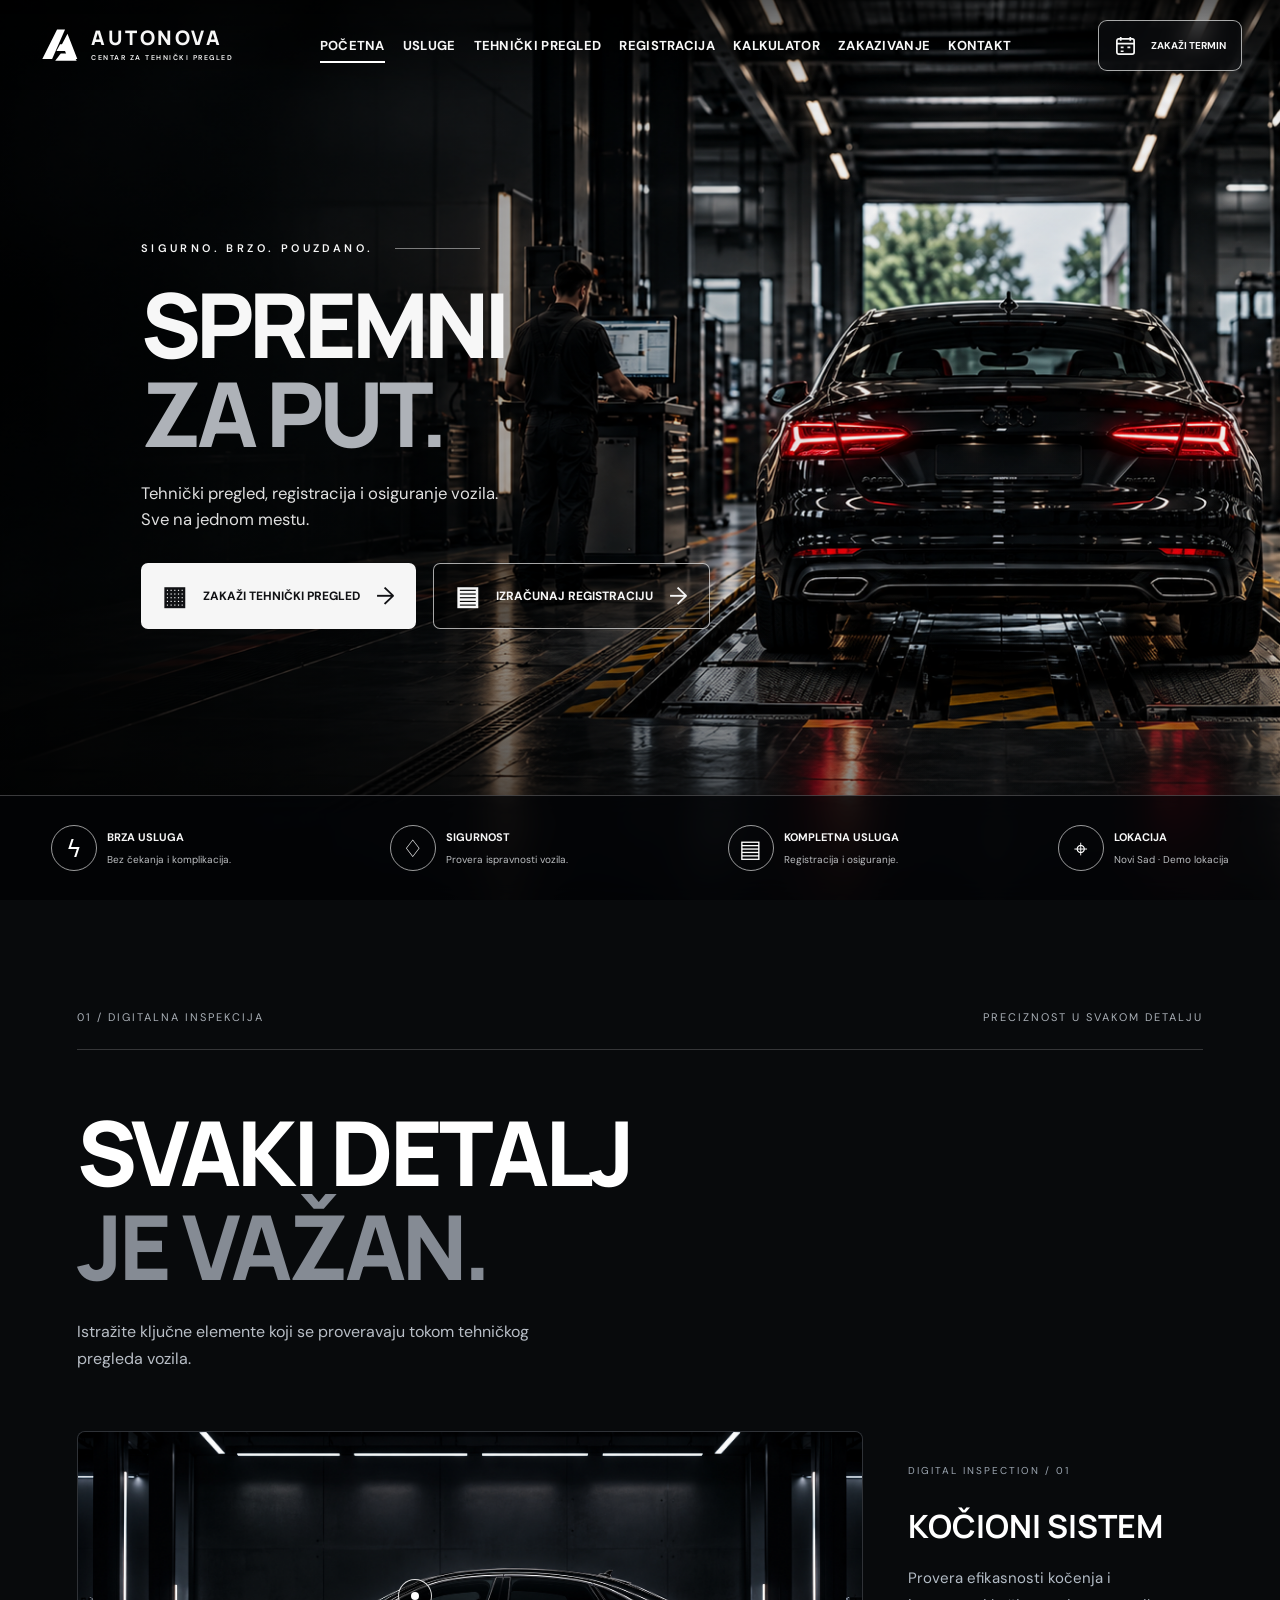
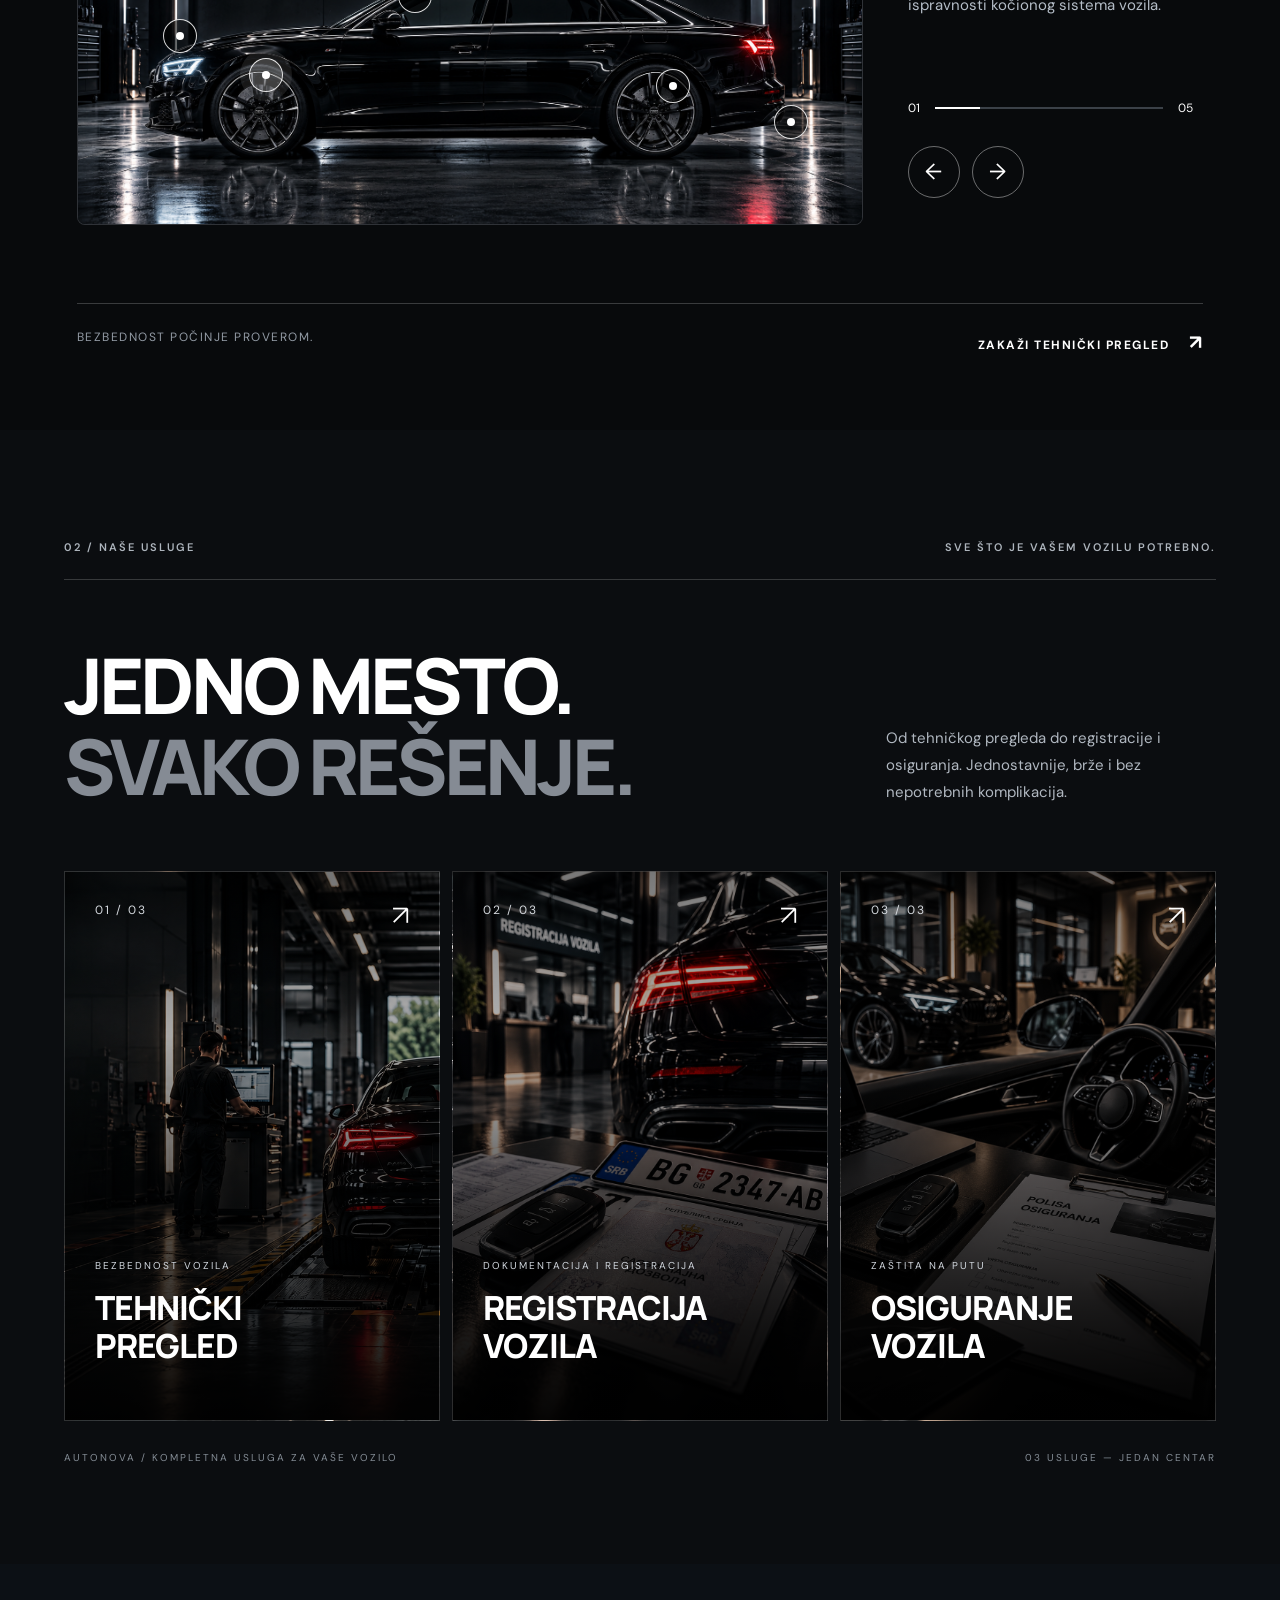
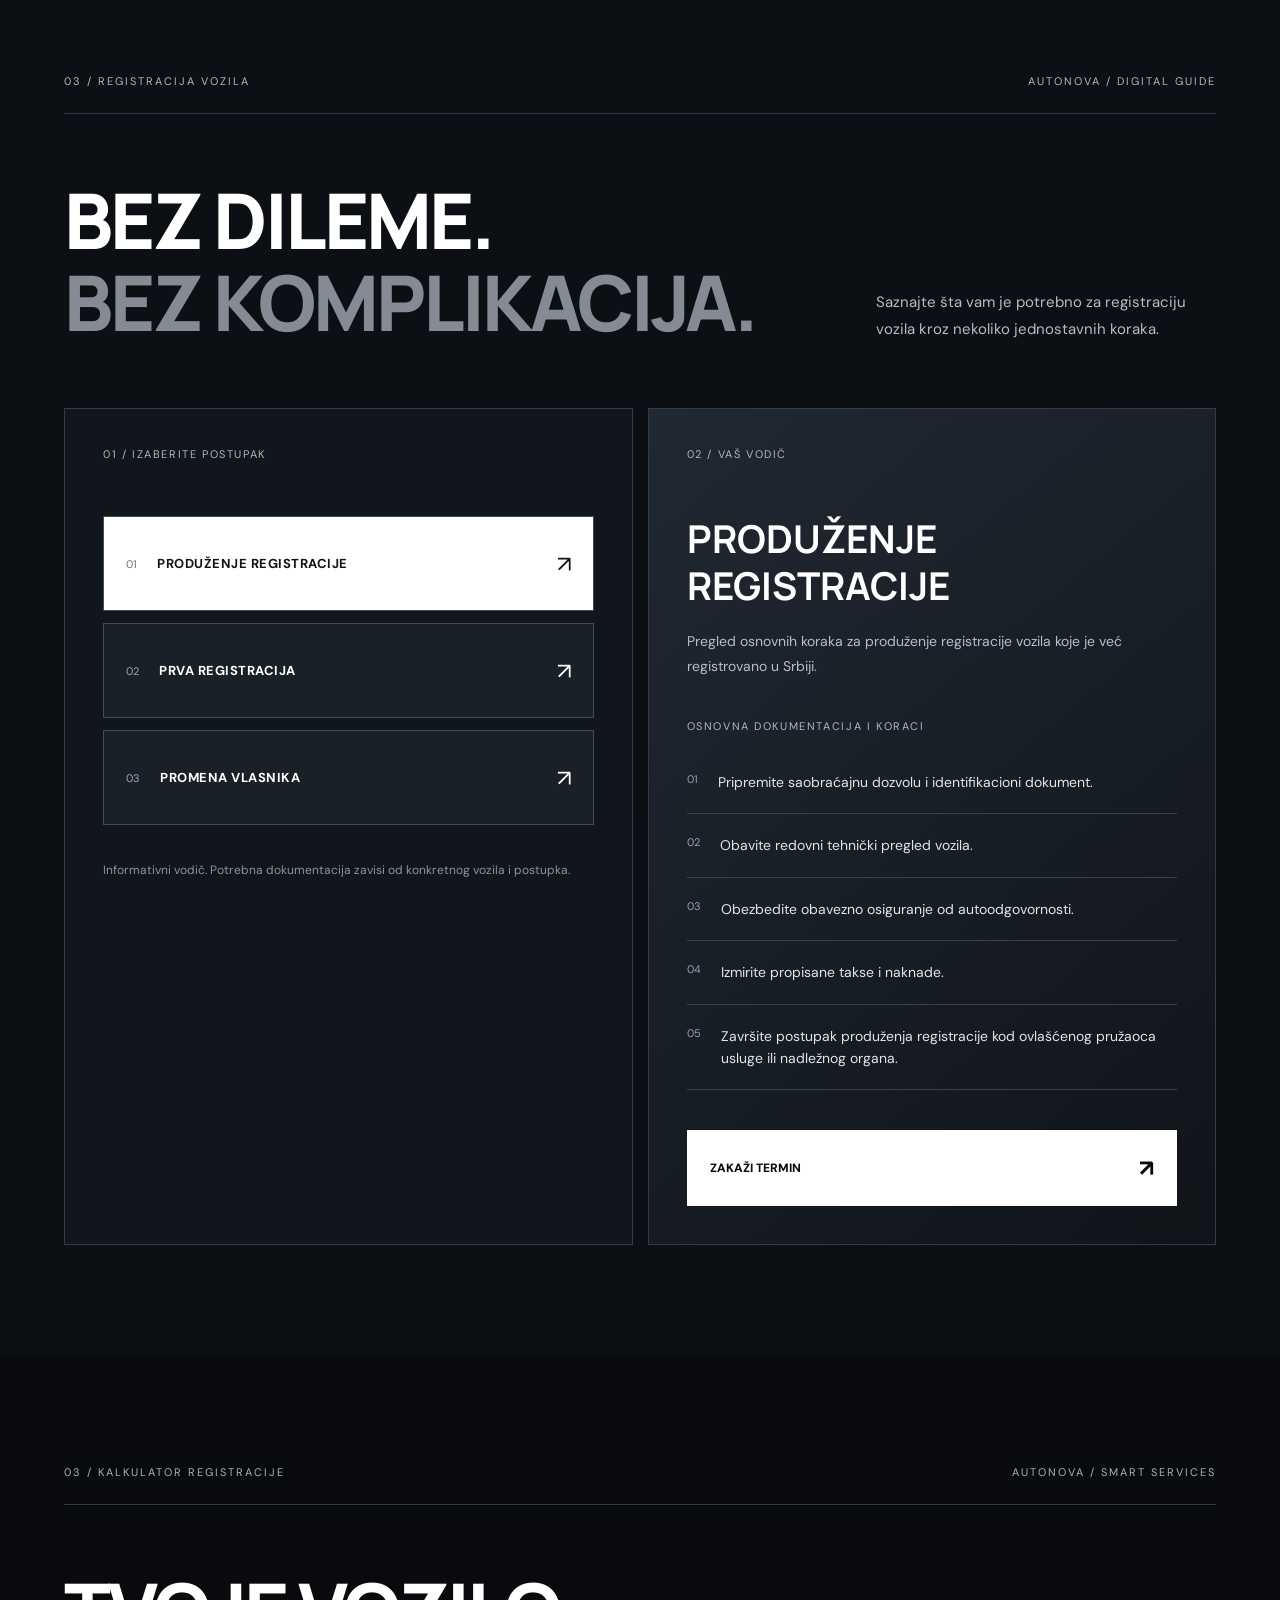
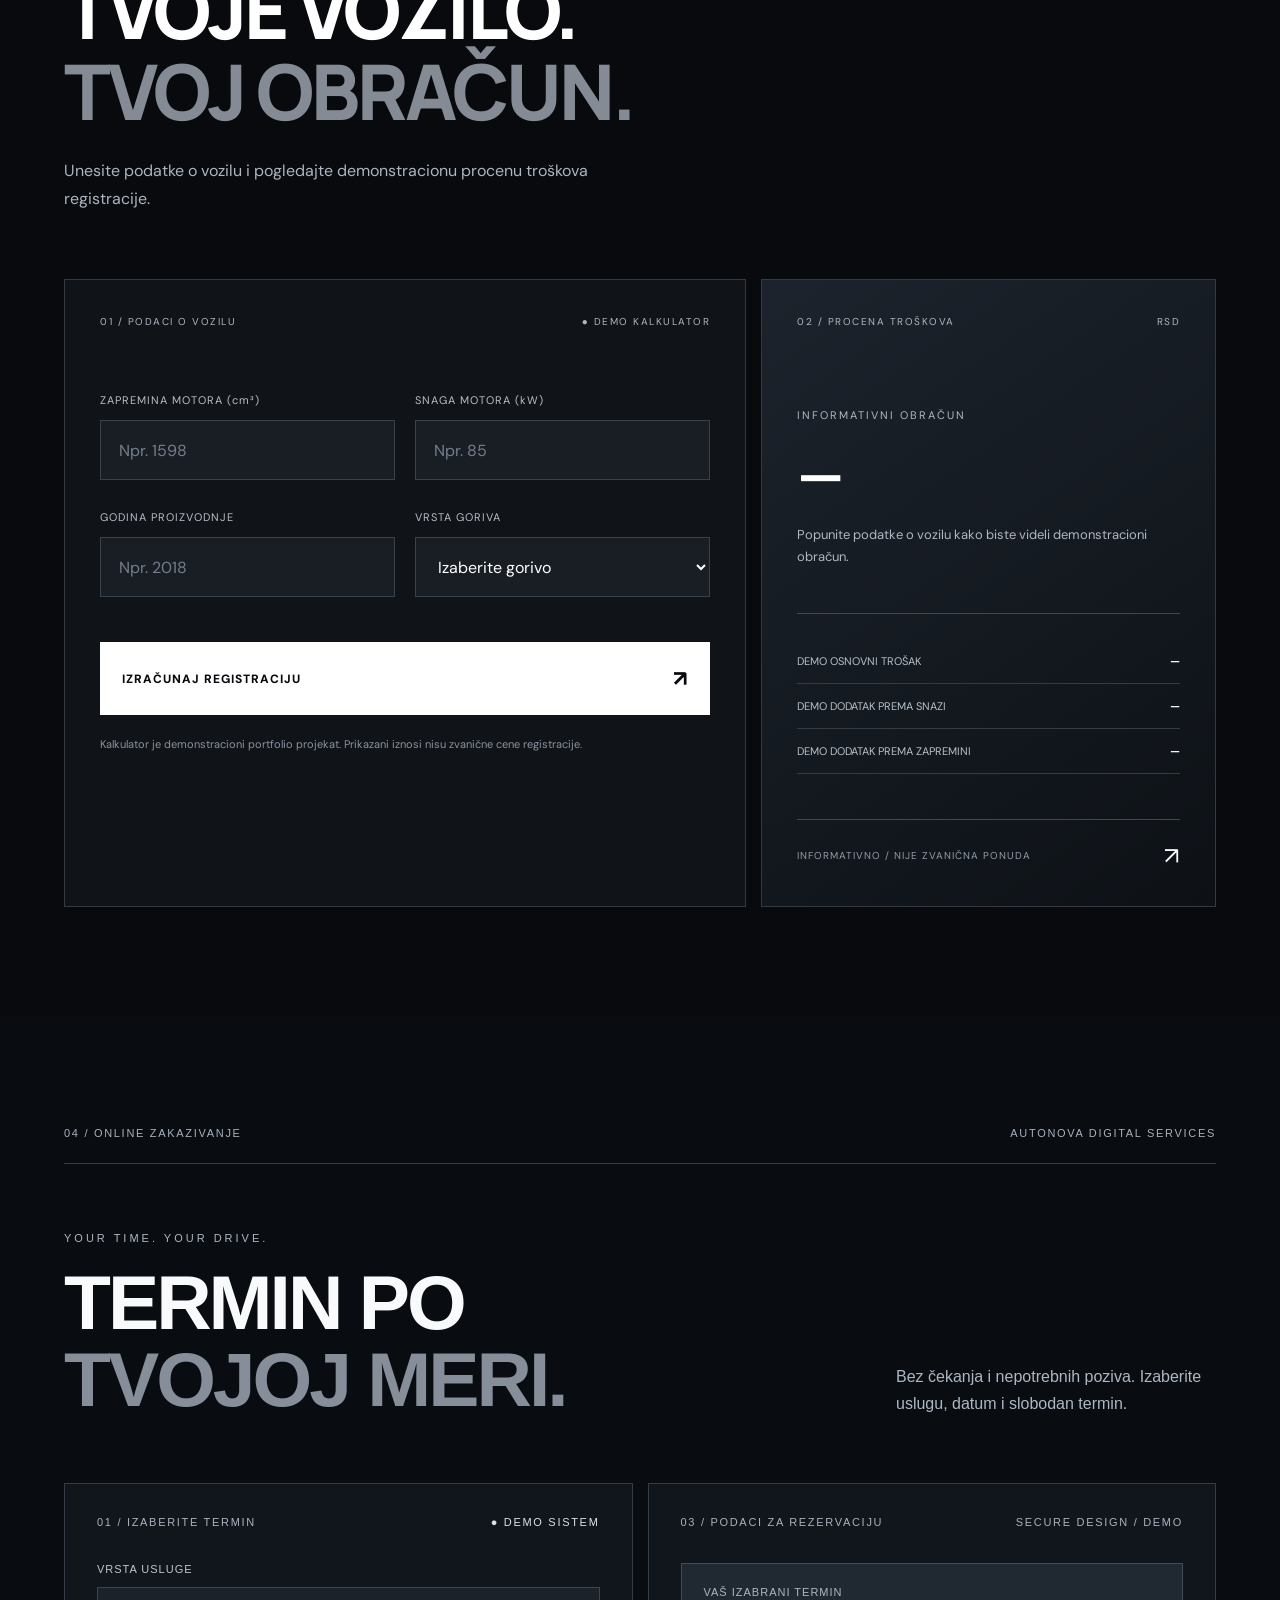
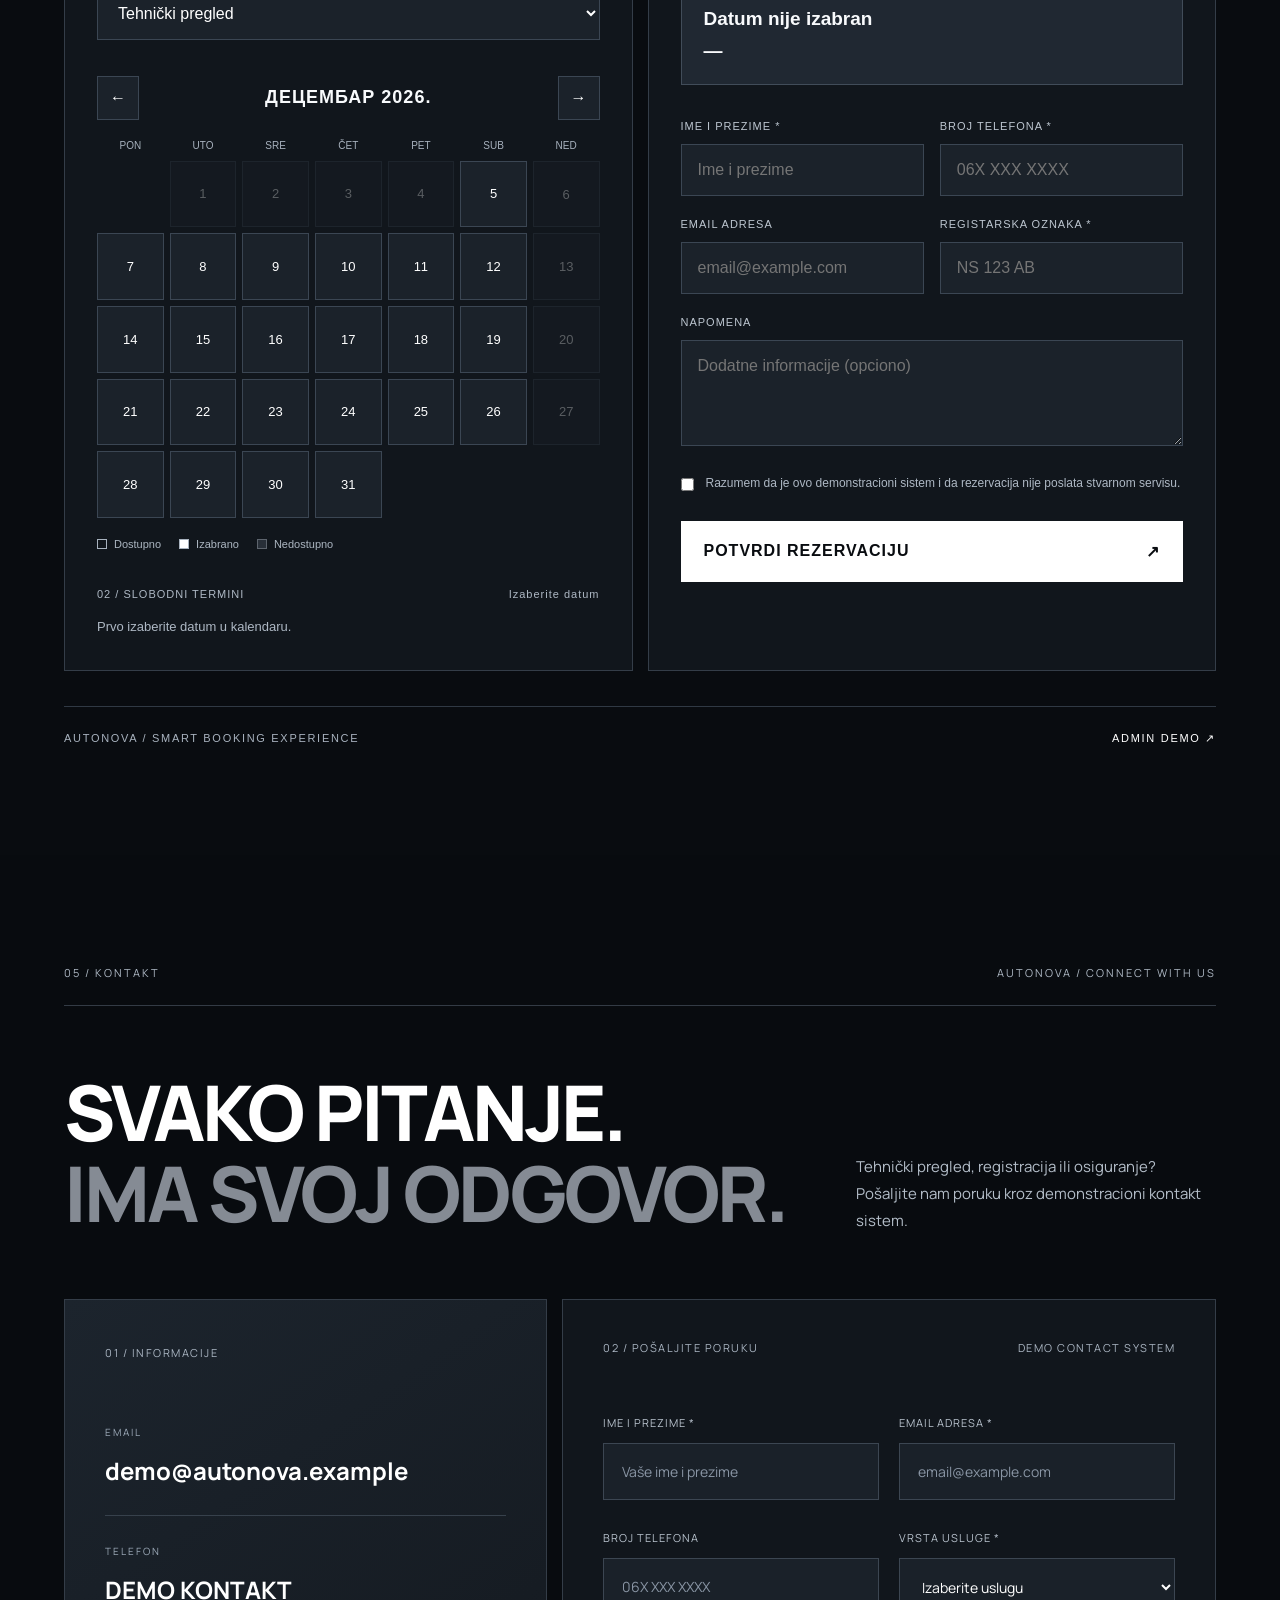
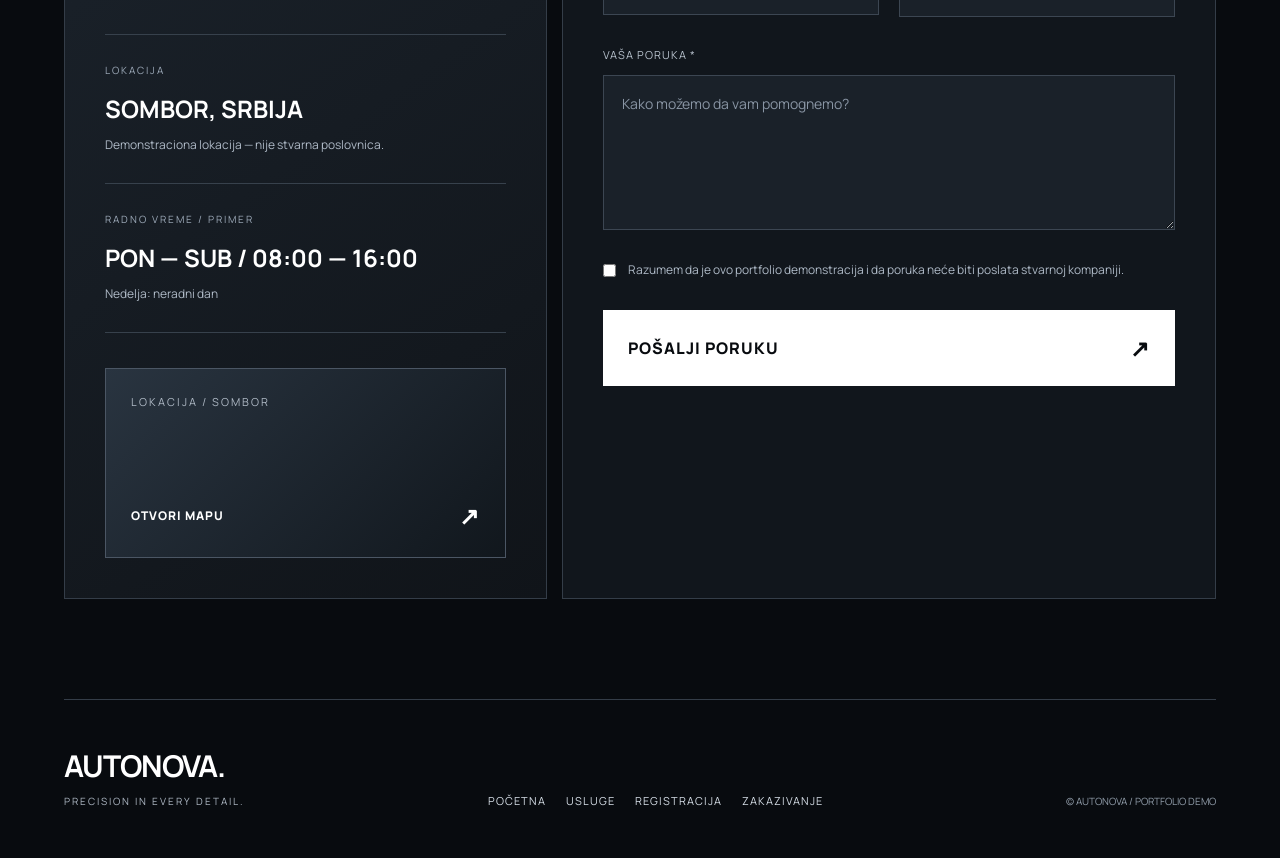
<file: index.html>
<!DOCTYPE html>
<html lang="sr">
<head>
    <meta charset="UTF-8">
    <meta name="viewport" content="width=device-width, initial-scale=1.0">
    <meta name="description" content="AUTONOVA - Centar za tehnički pregled, registraciju i osiguranje vozila.">
    <title>AUTONOVA | Tehnički pregled i registracija</title>
    <link rel="stylesheet" href="style.css">
    <link rel="stylesheet" href="booking.css">
    <link rel="stylesheet" href="contact.css">
    <link rel="stylesheet" href="mobile.css">
    <script src="script.js" defer></script>
</head>
<body>

<header class="site-header">
    <a class="brand" href="#pocetna" aria-label="AUTONOVA početna">
        <svg class="brand-mark" viewBox="0 0 70 70" aria-hidden="true">
            <path d="M7 57 31 9h13L23 57Z" fill="currentColor"/>
            <path d="m39 33 9-17 16 41H49l-5-13H30l6-11Z" fill="currentColor"/>
            <path d="m28 60 9-12h19l7 12Z" fill="currentColor"/>
        </svg>
        <span class="brand-text">
            <strong>AUTONOVA</strong>
            <small>CENTAR ZA TEHNIČKI PREGLED</small>
        </span>
    </a>

    <nav class="main-nav" aria-label="Glavna navigacija">
        <a class="active" href="#pocetna">Početna</a>
        <a href="#usluge">Usluge</a>
        <a href="#tehnicki">Tehnički pregled</a>
        <a href="#registracija">Registracija</a>
        <a href="#kalkulator">Kalkulator</a>
        <a href="#zakazivanje">Zakazivanje</a>
        <a href="#kontakt">Kontakt</a>
    </nav>

    <a href="#zakazivanje" class="header-cta">
        <svg viewBox="0 0 24 24" aria-hidden="true">
            <rect x="3" y="5" width="18" height="16" rx="2"/>
            <path d="M7 3v4M17 3v4M3 10h18M7 14h3M14 14h3M7 18h3"/>
        </svg>
        ZAKAŽI TERMIN
    </a>

    <button class="menu-toggle" type="button" aria-label="Otvori meni" aria-expanded="false">
        <span></span><span></span><span></span>
    </button>
</header>

<main>

<section class="hero" id="pocetna">
    <div class="hero-shade"></div>

    <div class="slide-indicator" aria-label="Trenutna sekcija">
        <span class="slide-current">01</span>
        <span>02</span>
        <span>03</span>
    </div>

    <div class="hero-content">
        <div class="eyebrow">
            <span>SIGURNO. BRZO. POUZDANO.</span>
            <i></i>
        </div>

        <h1>
            SPREMNI
            <span>ZA PUT.</span>
        </h1>

        <p class="hero-description">
            Tehnički pregled, registracija i osiguranje vozila.<br>
            Sve na jednom mestu.
        </p>

        <div class="hero-actions">
            <a href="#zakazivanje" class="action-primary">
                <span class="action-icon">▦</span>
                <span>ZAKAŽI TEHNIČKI PREGLED</span>
                <span class="arrow">→</span>
            </a>

            <a href="#kalkulator" class="action-secondary">
                <span class="action-icon">▤</span>
                <span>IZRAČUNAJ REGISTRACIJU</span>
                <span class="arrow">→</span>
            </a>
        </div>
    </div>

    <div class="inspection-panel">
        <div class="inspection-symbol">A</div>

        <div class="inspection-item">
            <span class="inspection-icon">◎</span>
            <span>KOČNICE</span>
        </div>

        <div class="inspection-item">
            <span class="inspection-icon">◉</span>
            <span>SVETLA</span>
        </div>

        <div class="inspection-item">
            <span class="inspection-icon">◈</span>
            <span>PNEUMATICI</span>
        </div>

        <div class="inspection-item">
            <span class="inspection-icon">◇</span>
            <span>IZDUVNI<br>SISTEM</span>
        </div>

        <div class="inspection-item">
            <span class="inspection-icon">⌁</span>
            <span>PODVOZJE</span>
        </div>
    </div>

    <div class="hero-footer">
        <div class="footer-feature">
            <div class="feature-icon">ϟ</div>
            <div>
                <strong>BRZA USLUGA</strong>
                <span>Bez čekanja i komplikacija.</span>
            </div>
        </div>

        <div class="footer-feature">
            <div class="feature-icon">♢</div>
            <div>
                <strong>SIGURNOST</strong>
                <span>Provera ispravnosti vozila.</span>
            </div>
        </div>

        <div class="footer-feature">
            <div class="feature-icon">▤</div>
            <div>
                <strong>KOMPLETNA USLUGA</strong>
                <span>Registracija i osiguranje.</span>
            </div>
        </div>

        <div class="footer-feature">
            <div class="feature-icon">⌖</div>
            <div>
                <strong>LOKACIJA</strong>
                <span>Novi Sad · Demo lokacija</span>
            </div>
        </div>

        <a class="scroll-cue" href="#usluge">
            <span class="mouse-icon"></span>
            <span>SKROLUJ<br>DA SAZNAŠ VIŠE</span>
        </a>
    </div>
</section>

<section class="inspection-section" id="tehnicki">
    <div class="inspection-heading">
        <div class="inspection-heading-top">
            <span>01 / DIGITALNA INSPEKCIJA</span>
            <span>PRECIZNOST U SVAKOM DETALJU</span>
        </div>

        <h2>SVAKI DETALJ<br><span>JE VAŽAN.</span></h2>

        <p>
            Istražite ključne elemente koji se proveravaju
            tokom tehničkog pregleda vozila.
        </p>
    </div>

    <div class="inspection-stage">
        <div class="inspection-visual">
            <img src="assets/inspection-car.png"
                 alt="Automobil prikazan sa strane tokom digitalne inspekcije">

            <div class="scan-line"></div>

            <button class="car-point point-brakes active"
                    data-inspection="brakes"
                    aria-label="Kočioni sistem">
                <span></span>
            </button>

            <button class="car-point point-lights"
                    data-inspection="lights"
                    aria-label="Svetlosna signalizacija">
                <span></span>
            </button>

            <button class="car-point point-tires"
                    data-inspection="tires"
                    aria-label="Pneumatici">
                <span></span>
            </button>

            <button class="car-point point-exhaust"
                    data-inspection="exhaust"
                    aria-label="Izduvni sistem">
                <span></span>
            </button>

            <button class="car-point point-steering"
                    data-inspection="steering"
                    aria-label="Upravljanje i oslanjanje">
                <span></span>
            </button>
        </div>

        <div class="inspection-info">
            <span class="inspection-info-label">
                DIGITAL INSPECTION / 01
            </span>

            <h3 id="inspection-title">KOČIONI SISTEM</h3>

            <p id="inspection-description">
                Provera efikasnosti kočenja i ispravnosti
                kočionog sistema vozila.
            </p>

            <div class="inspection-progress">
                <span>01</span>
                <div class="progress-track">
                    <div class="progress-fill"></div>
                </div>
                <span>05</span>
            </div>

            <div class="inspection-controls">
                <button id="inspection-prev" aria-label="Prethodni element">←</button>
                <button id="inspection-next" aria-label="Sledeći element">→</button>
            </div>
        </div>
    </div>

    <div class="inspection-bottom">
        <span>BEZBEDNOST POČINJE PROVEROM.</span>
        <a href="#zakazivanje">
            ZAKAŽI TEHNIČKI PREGLED <span>&#8599;&#65038;</span>
        </a>
    </div>
</section>

<section class="services-section" id="usluge">
    <div class="services-container">

        <div class="services-top">
            <span>02 / NAŠE USLUGE</span>
            <span>SVE ŠTO JE VAŠEM VOZILU POTREBNO.</span>
        </div>

        <div class="services-heading">
            <h2>JEDNO MESTO.<br><span>SVAKO REŠENJE.</span></h2>
            <p>
                Od tehničkog pregleda do registracije i osiguranja.
                Jednostavnije, brže i bez nepotrebnih komplikacija.
            </p>
        </div>

        <div class="services-grid">

            <article class="service-card service-card-technical">
                <div class="service-overlay"></div>
                <div class="service-number">01 / 03</div>

                <div class="service-content">
                    <span class="service-category">BEZBEDNOST VOZILA</span>
                    <h3>TEHNIČKI<br>PREGLED</h3>
                    <p>
                        Profesionalna kontrola tehničke ispravnosti
                        vašeg vozila uz jednostavno zakazivanje termina.
                    </p>
                    <a href="#zakazivanje">
                        ZAKAŽI PREGLED <span>&#8599;&#65038;</span>
                    </a>
                </div>

                <span class="service-corner">&#8599;&#65038;</span>
            </article>

            <article class="service-card service-card-registration">
                <div class="service-overlay"></div>
                <div class="service-number">02 / 03</div>

                <div class="service-content">
                    <span class="service-category">DOKUMENTACIJA I REGISTRACIJA</span>
                    <h3>REGISTRACIJA<br>VOZILA</h3>
                    <p>
                        Informacije o postupku registracije i
                        jednostavan obračun okvirnih troškova.
                    </p>
                    <a href="#kalkulator">
                        IZRAČUNAJ TROŠKOVE <span>&#8599;&#65038;</span>
                    </a>
                </div>

                <span class="service-corner">&#8599;&#65038;</span>
            </article>

            <article class="service-card service-card-insurance">
                <div class="service-overlay"></div>
                <div class="service-number">03 / 03</div>

                <div class="service-content">
                    <span class="service-category">ZAŠTITA NA PUTU</span>
                    <h3>OSIGURANJE<br>VOZILA</h3>
                    <p>
                        Informišite se o mogućnostima osiguranja
                        i pronađite odgovarajuću zaštitu za svoje vozilo.
                    </p>
                    <a href="#kontakt">
                        SAZNAJ VIŠE <span>&#8599;&#65038;</span>
                    </a>
                </div>

                <span class="service-corner">&#8599;&#65038;</span>
            </article>

        </div>

        <div class="services-bottom">
            <span>AUTONOVA / KOMPLETNA USLUGA ZA VAŠE VOZILO</span>
            <span>03 USLUGE — JEDAN CENTAR</span>
        </div>

    </div>
</section>

<section class="registration-guide" id="registracija">
    <div class="registration-guide-inner">

        <div class="registration-guide-top">
            <span>03 / REGISTRACIJA VOZILA</span>
            <span>AUTONOVA / DIGITAL GUIDE</span>
        </div>

        <div class="registration-guide-heading">
            <h2>BEZ DILEME.<br><span>BEZ KOMPLIKACIJA.</span></h2>
            <p>Saznajte šta vam je potrebno za registraciju vozila kroz nekoliko jednostavnih koraka.</p>
        </div>

        <div class="registration-guide-layout">
            <div class="registration-guide-panel">
                <span class="registration-guide-label">01 / IZABERITE POSTUPAK</span>

                <div class="registration-options">
                    <button type="button" class="registration-option active" data-type="renewal" aria-pressed="true">
                        <span>01</span>
                        <strong>PRODUŽENJE REGISTRACIJE</strong>
                        <span>&#8599;&#65038;</span>
                    </button>

                    <button type="button" class="registration-option" data-type="first" aria-pressed="false">
                        <span>02</span>
                        <strong>PRVA REGISTRACIJA</strong>
                        <span>&#8599;&#65038;</span>
                    </button>

                    <button type="button" class="registration-option" data-type="ownership" aria-pressed="false">
                        <span>03</span>
                        <strong>PROMENA VLASNIKA</strong>
                        <span>&#8599;&#65038;</span>
                    </button>
                </div>

                <p class="registration-guide-note">
                    Informativni vodič. Potrebna dokumentacija zavisi od konkretnog vozila i postupka.
                </p>
            </div>

            <div class="registration-guide-panel registration-guide-result" aria-live="polite">
                <span class="registration-guide-label">02 / VAŠ VODIČ</span>
                <h3 id="registration-guide-title"></h3>
                <p id="registration-guide-description"></p>
                <div class="registration-guide-subtitle">OSNOVNA DOKUMENTACIJA I KORACI</div>
                <div id="registration-guide-items"></div>

                <a href="#zakazivanje" class="registration-guide-cta">
                    ZAKAŽI TERMIN <span>&#8599;&#65038;</span>
                </a>
            </div>
        </div>

    </div>
</section>

<section class="calculator-section" id="kalkulator">
    <div class="calculator-container">

        <div class="calculator-top">
            <span>03 / KALKULATOR REGISTRACIJE</span>
            <span>AUTONOVA / SMART SERVICES</span>
        </div>

        <div class="calculator-heading">
            <h2>TVOJE VOZILO.<br><span>TVOJ OBRAČUN.</span></h2>
            <p>Unesite podatke o vozilu i pogledajte demonstracionu procenu troškova registracije.</p>
        </div>

        <div class="calculator-layout">
            <form class="calculator-form" id="registration-form">

                <div class="calculator-form-top">
                    <span>01 / PODACI O VOZILU</span>
                    <span>● DEMO KALKULATOR</span>
                </div>

                <div class="calculator-fields">
                    <div class="calculator-field">
                        <label for="vehicle-cc">ZAPREMINA MOTORA (cm³)</label>
                        <input type="number" id="vehicle-cc" min="500" max="8000" placeholder="Npr. 1598" required>
                    </div>

                    <div class="calculator-field">
                        <label for="vehicle-kw">SNAGA MOTORA (kW)</label>
                        <input type="number" id="vehicle-kw" min="1" max="1000" placeholder="Npr. 85" required>
                    </div>

                    <div class="calculator-field">
                        <label for="vehicle-year">GODINA PROIZVODNJE</label>
                        <input type="number" id="vehicle-year" min="1980" max="2026" placeholder="Npr. 2018" required>
                    </div>

                    <div class="calculator-field">
                        <label for="vehicle-fuel">VRSTA GORIVA</label>
                        <select id="vehicle-fuel" required>
                            <option value="">Izaberite gorivo</option>
                            <option value="benzin">Benzin</option>
                            <option value="dizel">Dizel</option>
                            <option value="hibrid">Hibrid</option>
                            <option value="elektricni">Električni pogon</option>
                        </select>
                    </div>
                </div>

                <button type="submit" class="calculator-submit">
                    IZRAČUNAJ REGISTRACIJU
                    <span>&#8599;&#65038;</span>
                </button>

                <p class="calculator-disclaimer">
                    Kalkulator je demonstracioni portfolio projekat.
                    Prikazani iznosi nisu zvanične cene registracije.
                </p>
            </form>

            <div class="calculator-result">
                <div class="calculator-result-top">
                    <span>02 / PROCENA TROŠKOVA</span>
                    <span>RSD</span>
                </div>

                <div class="calculator-result-body">
                    <span class="result-eyebrow">INFORMATIVNI OBRAČUN</span>
                    <div class="result-amount" id="registration-total">—</div>
                    <p id="registration-message">
                        Popunite podatke o vozilu kako biste videli demonstracioni obračun.
                    </p>

                    <div class="result-divider"></div>

                    <div class="result-row">
                        <span>DEMO OSNOVNI TROŠAK</span>
                        <strong id="result-base">—</strong>
                    </div>

                    <div class="result-row">
                        <span>DEMO DODATAK PREMA SNAZI</span>
                        <strong id="result-power">—</strong>
                    </div>

                    <div class="result-row">
                        <span>DEMO DODATAK PREMA ZAPREMINI</span>
                        <strong id="result-capacity">—</strong>
                    </div>
                </div>

                <div class="calculator-result-bottom">
                    <span>INFORMATIVNO / NIJE ZVANIČNA PONUDA</span>
                    <span>&#8599;&#65038;</span>
                </div>
            </div>
        </div>

    </div>
</section>

<section id="zakazivanje" class="booking-section">
    <div class="booking-wrap">

        <div class="booking-kicker">
            <span>04 / ONLINE ZAKAZIVANJE</span>
            <span>AUTONOVA DIGITAL SERVICES</span>
        </div>

        <header class="booking-heading">
            <div>
                <p>YOUR TIME. YOUR DRIVE.</p>
                <h2>TERMIN PO<br><span>TVOJOJ MERI.</span></h2>
            </div>

            <p class="booking-intro">
                Bez čekanja i nepotrebnih poziva.
                Izaberite uslugu, datum i slobodan termin.
            </p>
        </header>

        <div class="booking-layout">
            <div class="booking-panel">

                <div class="booking-panel-heading">
                    <span>01 / IZABERITE TERMIN</span>
                    <span class="booking-status">● DEMO SISTEM</span>
                </div>

                <label class="booking-label" for="booking-service">
                    VRSTA USLUGE
                </label>

                <select id="booking-service" class="booking-control">
                    <option value="Tehnički pregled">Tehnički pregled</option>
                    <option value="Tehnički pregled i registracija">
                        Tehnički pregled i registracija
                    </option>
                    <option value="Registracija vozila">
                        Registracija vozila
                    </option>
                </select>

                <div class="booking-calendar-header">
                    <button type="button" id="booking-prev" aria-label="Prethodni mesec">←</button>
                    <h3 id="booking-month"></h3>
                    <button type="button" id="booking-next" aria-label="Sledeći mesec">→</button>
                </div>

                <div class="booking-weekdays">
                    <span>PON</span><span>UTO</span><span>SRE</span>
                    <span>ČET</span><span>PET</span><span>SUB</span>
                    <span>NED</span>
                </div>

                <div id="booking-calendar" class="booking-calendar"></div>

                <div class="booking-legend">
                    <span><i class="legend-available"></i> Dostupno</span>
                    <span><i class="legend-selected"></i> Izabrano</span>
                    <span><i class="legend-unavailable"></i> Nedostupno</span>
                </div>

                <div class="booking-times-heading">
                    <span>02 / SLOBODNI TERMINI</span>
                    <span id="booking-selected-date">Izaberite datum</span>
                </div>

                <div id="booking-times" class="booking-times"></div>
            </div>

            <form id="booking-form" class="booking-panel booking-form">

                <div class="booking-panel-heading">
                    <span>03 / PODACI ZA REZERVACIJU</span>
                    <span>SECURE DESIGN / DEMO</span>
                </div>

                <div class="booking-summary">
                    <span>VAŠ IZABRANI TERMIN</span>
                    <strong id="booking-summary-date">Datum nije izabran</strong>
                    <strong id="booking-summary-time">—</strong>
                </div>

                <div class="booking-form-grid">
                    <div>
                        <label for="booking-name">IME I PREZIME *</label>
                        <input id="booking-name" required maxlength="80"
                               autocomplete="name" placeholder="Ime i prezime">
                    </div>

                    <div>
                        <label for="booking-phone">BROJ TELEFONA *</label>
                        <input id="booking-phone" type="tel" required
                               maxlength="25" autocomplete="tel"
                               placeholder="06X XXX XXXX">
                    </div>

                    <div>
                        <label for="booking-email">EMAIL ADRESA</label>
                        <input id="booking-email" type="email"
                               maxlength="120" autocomplete="email"
                               placeholder="email@example.com">
                    </div>

                    <div>
                        <label for="booking-plate">REGISTARSKA OZNAKA *</label>
                        <input id="booking-plate" required maxlength="20"
                               placeholder="NS 123 AB">
                    </div>

                    <div class="booking-full">
                        <label for="booking-note">NAPOMENA</label>
                        <textarea id="booking-note" maxlength="500"
                                  rows="4" placeholder="Dodatne informacije (opciono)"></textarea>
                    </div>
                </div>

                <label class="booking-consent">
                    <input type="checkbox" id="booking-consent" required>
                    <span>
                        Razumem da je ovo demonstracioni sistem i da
                        rezervacija nije poslata stvarnom servisu.
                    </span>
                </label>

                <button type="submit" class="booking-submit">
                    POTVRDI REZERVACIJU <span>&#8599;&#65038;</span>
                </button>

                <p id="booking-feedback" class="booking-feedback"
                   role="status" aria-live="polite"></p>
            </form>
        </div>

        <div id="booking-confirmation" class="booking-confirmation"
             hidden aria-live="polite">
            <span>✓ REZERVACIJA JE EVIDENTIRANA</span>
            <h3 id="booking-confirmation-id"></h3>
            <p id="booking-confirmation-details"></p>
            <button type="button" id="booking-new">
                ZAKAŽI NOVI TERMIN &#8599;&#65038;
            </button>
        </div>

        <div class="booking-footer">
            <span>AUTONOVA / SMART BOOKING EXPERIENCE</span>
            <a href="admin.html">ADMIN DEMO &#8599;&#65038;</a>
        </div>

    </div>
</section>

<section class="contact-section" id="kontakt">
    <div class="contact-container">

        <div class="contact-top">
            <span>05 / KONTAKT</span>
            <span>AUTONOVA / CONNECT WITH US</span>
        </div>

        <div class="contact-heading">
            <h2>SVAKO PITANJE.<br><span>IMA SVOJ ODGOVOR.</span></h2>
            <p>
                Tehnički pregled, registracija ili osiguranje?
                Pošaljite nam poruku kroz demonstracioni kontakt sistem.
            </p>
        </div>

        <div class="contact-layout">
            <div class="contact-info">
                <span class="contact-eyebrow">01 / INFORMACIJE</span>

                <div class="contact-info-block">
                    <span>EMAIL</span>
                    <h3>demo@autonova.example</h3>
                </div>

                <div class="contact-info-block">
                    <span>TELEFON</span>
                    <h3>DEMO KONTAKT</h3>
                </div>

                <div class="contact-info-block">
                    <span>LOKACIJA</span>
                    <h3>SOMBOR, SRBIJA</h3>
                    <p>Demonstraciona lokacija — nije stvarna poslovnica.</p>
                </div>

                <div class="contact-info-block">
                    <span>RADNO VREME / PRIMER</span>
                    <h3>PON — SUB / 08:00 — 16:00</h3>
                    <p>Nedelja: neradni dan</p>
                </div>

                <div class="contact-map">
                    <span>LOKACIJA / SOMBOR</span>
                    <a href="https://www.google.com/maps/search/?api=1&amp;query=Sombor%2C%20Serbia"
                       target="_blank" rel="noopener noreferrer">
                        OTVORI MAPU <span>&#8599;&#65038;</span>
                    </a>
                </div>
            </div>

            <form class="contact-form" id="contact-form">
                <div class="contact-form-top">
                    <span>02 / POŠALJITE PORUKU</span>
                    <span>DEMO CONTACT SYSTEM</span>
                </div>

                <div class="contact-form-grid">
                    <div class="contact-field">
                        <label for="contact-name">IME I PREZIME *</label>
                        <input id="contact-name" name="name" required
                               maxlength="80" autocomplete="name"
                               placeholder="Vaše ime i prezime">
                    </div>

                    <div class="contact-field">
                        <label for="contact-email">EMAIL ADRESA *</label>
                        <input id="contact-email" name="email" type="email"
                               required maxlength="120" autocomplete="email"
                               placeholder="email@example.com">
                    </div>

                    <div class="contact-field">
                        <label for="contact-phone">BROJ TELEFONA</label>
                        <input id="contact-phone" name="phone" type="tel"
                               maxlength="25" autocomplete="tel"
                               placeholder="06X XXX XXXX">
                    </div>

                    <div class="contact-field">
                        <label for="contact-service">VRSTA USLUGE *</label>
                        <select id="contact-service" name="service" required>
                            <option value="">Izaberite uslugu</option>
                            <option value="Tehnički pregled">Tehnički pregled</option>
                            <option value="Registracija vozila">Registracija vozila</option>
                            <option value="Osiguranje vozila">Osiguranje vozila</option>
                            <option value="Ostalo">Ostalo</option>
                        </select>
                    </div>

                    <div class="contact-field contact-field-full">
                        <label for="contact-message">VAŠA PORUKA *</label>
                        <textarea id="contact-message" name="message"
                                  rows="6" required minlength="10"
                                  maxlength="2000"
                                  placeholder="Kako možemo da vam pomognemo?"></textarea>
                    </div>
                </div>

                <label class="contact-consent">
                    <input type="checkbox" id="contact-consent" required>
                    <span>
                        Razumem da je ovo portfolio demonstracija i da
                        poruka neće biti poslata stvarnoj kompaniji.
                    </span>
                </label>

                <button type="submit" class="contact-submit">
                    POŠALJI PORUKU <span>&#8599;&#65038;</span>
                </button>

                <p id="contact-feedback" class="contact-feedback"
                   role="status" aria-live="polite"></p>
            </form>
        </div>

        <footer class="contact-footer">
            <div>
                <strong>AUTONOVA.</strong>
                <p>PRECISION IN EVERY DETAIL.</p>
            </div>

            <div class="contact-footer-links">
                <a href="#pocetna">POČETNA</a>
                <a href="#usluge">USLUGE</a>
                <a href="#registracija">REGISTRACIJA</a>
                <a href="#zakazivanje">ZAKAZIVANJE</a>
            </div>

            <span>© AUTONOVA / PORTFOLIO DEMO</span>
        </footer>

    </div>
</section>

</main>

<script src="booking.js" defer></script>
<script src="contact.js" defer></script>

</body>
</html>
</file>
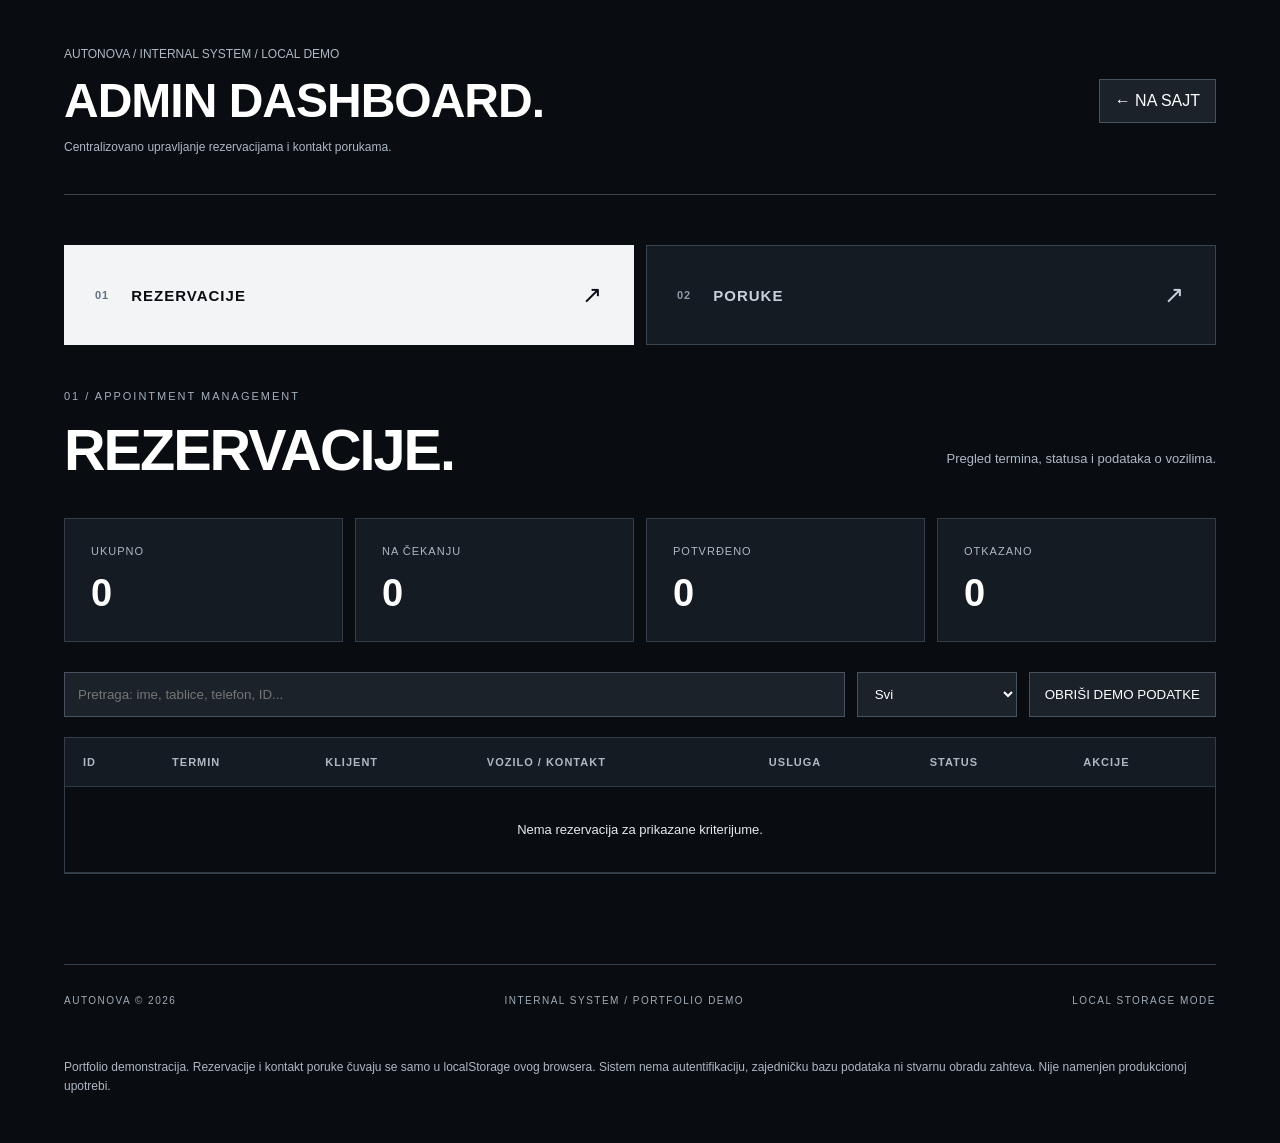
<file: admin.html>
<!DOCTYPE html>
<html lang="sr">
<head>
    <meta charset="UTF-8">
    <meta name="viewport" content="width=device-width, initial-scale=1.0">

    <title>AUTONOVA | Admin Dashboard</title>

    <link rel="stylesheet" href="booking.css">
    <link rel="stylesheet" href="contact.css">
    <link rel="stylesheet" href="admin-dashboard.css">

    <script src="booking.js" defer></script>
    <script src="contact.js" defer></script>
    <script src="admin-dashboard.js" defer></script>
</head>

<body style="margin:0;background:#090c10">

<main class="admin-app">
    <div class="admin-shell">

        <header class="admin-header">
            <div>
                <p>AUTONOVA / INTERNAL SYSTEM / LOCAL DEMO</p>
                <h1>ADMIN DASHBOARD.</h1>
                <p>
                    Centralizovano upravljanje rezervacijama
                    i kontakt porukama.
                </p>
            </div>

            <a href="index.html">
                ← NA SAJT
            </a>
        </header>

        <nav class="dashboard-tabs" aria-label="Sekcije admin panela">
            <button
                type="button"
                class="dashboard-tab active"
                data-admin-tab="reservations"
                aria-controls="dashboard-reservations"
                aria-selected="true"
            >
                <span>01</span>
                REZERVACIJE
                <span class="dashboard-tab-arrow">↗</span>
            </button>

            <button
                type="button"
                class="dashboard-tab"
                data-admin-tab="messages"
                aria-controls="dashboard-messages"
                aria-selected="false"
            >
                <span>02</span>
                PORUKE
                <span class="dashboard-tab-arrow">↗</span>
            </button>
        </nav>

        <section
            id="dashboard-reservations"
            class="dashboard-panel"
            aria-label="Rezervacije"
        >
            <div class="dashboard-section-heading">
                <div>
                    <span>01 / APPOINTMENT MANAGEMENT</span>
                    <h2>REZERVACIJE.</h2>
                </div>
                <p>Pregled termina, statusa i podataka o vozilima.</p>
            </div>

            <section class="admin-stats" aria-label="Statistika rezervacija">
                <div class="admin-stat">
                    <span>UKUPNO</span>
                    <strong id="admin-total">0</strong>
                </div>

                <div class="admin-stat">
                    <span>NA ČEKANJU</span>
                    <strong id="admin-pending">0</strong>
                </div>

                <div class="admin-stat">
                    <span>POTVRĐENO</span>
                    <strong id="admin-confirmed">0</strong>
                </div>

                <div class="admin-stat">
                    <span>OTKAZANO</span>
                    <strong id="admin-cancelled">0</strong>
                </div>
            </section>

            <div class="admin-toolbar">
                <input
                    id="admin-search"
                    aria-label="Pretraži rezervacije"
                    placeholder="Pretraga: ime, tablice, telefon, ID..."
                >

                <select id="admin-filter" aria-label="Status rezervacije">
                    <option>Svi</option>
                    <option>Na čekanju</option>
                    <option>Potvrđeno</option>
                    <option>Otkazano</option>
                </select>

                <button type="button" id="admin-clear">
                    OBRIŠI DEMO PODATKE
                </button>
            </div>

            <div class="admin-table-wrap">
                <table class="admin-table">
                    <thead>
                        <tr>
                            <th>ID</th>
                            <th>TERMIN</th>
                            <th>KLIJENT</th>
                            <th>VOZILO / KONTAKT</th>
                            <th>USLUGA</th>
                            <th>STATUS</th>
                            <th>AKCIJE</th>
                        </tr>
                    </thead>

                    <tbody id="admin-bookings"></tbody>
                </table>
            </div>
        </section>

        <section
            id="dashboard-messages"
            class="dashboard-panel"
            aria-label="Kontakt poruke"
            hidden
        >
            <div class="dashboard-section-heading">
                <div>
                    <span>02 / INBOX MANAGEMENT</span>
                    <h2>KONTAKT PORUKE.</h2>
                </div>
                <p>Pregled pristiglih upita i upravljanje odgovorima.</p>
            </div>

            <section class="admin-messages" id="poruke">
                <div class="admin-message-stats">
                    <div class="admin-message-stat">
                        <span>UKUPNO PORUKA</span>
                        <strong id="admin-messages-total">0</strong>
                    </div>

                    <div class="admin-message-stat">
                        <span>NEPROČITANO</span>
                        <strong id="admin-messages-unread">0</strong>
                    </div>

                    <div class="admin-message-stat">
                        <span>OBRAĐENO</span>
                        <strong id="admin-messages-done">0</strong>
                    </div>
                </div>

                <div class="admin-message-toolbar">
                    <input
                        id="admin-message-search"
                        type="search"
                        placeholder="Pretraži poruke..."
                        aria-label="Pretraži kontakt poruke"
                    >

                    <select
                        id="admin-message-filter"
                        aria-label="Filtriraj poruke"
                    >
                        <option>Svi</option>
                        <option>Nepročitano</option>
                        <option>Pročitano</option>
                        <option>Obrađeno</option>
                    </select>

                    <button
                        type="button"
                        id="admin-messages-clear"
                    >
                        OBRIŠI SVE PORUKE
                    </button>
                </div>

                <div
                    id="admin-message-list"
                    class="admin-message-list"
                    aria-live="polite"
                ></div>
            </section>
        </section>

        <footer class="dashboard-footer">
            <span>AUTONOVA © 2026</span>
            <span>INTERNAL SYSTEM / PORTFOLIO DEMO</span>
            <span>LOCAL STORAGE MODE</span>
        </footer>

        <p class="admin-note">
            Portfolio demonstracija. Rezervacije i kontakt poruke
            čuvaju se samo u localStorage ovog browsera.
            Sistem nema autentifikaciju, zajedničku bazu podataka
            ni stvarnu obradu zahteva. Nije namenjen
            produkcionoj upotrebi.
        </p>

    </div>
</main>

</body>
</html>
</file>
<file: style.css>
@import url('https://fonts.googleapis.com/css2?family=DM+Sans:wght@400;500;600;700&family=Manrope:wght@400;500;600;700;800&display=swap');

:root {
    --black: #080a0c;
    --white: #f7f7f7;
    --silver: #aeb2b8;
    --line: rgba(255,255,255,.22);
}

* {
    margin: 0;
    padding: 0;
    box-sizing: border-box;
}

html {
    scroll-behavior: smooth;
}

body {
    background: var(--black);
    color: var(--white);
    font-family: 'DM Sans', sans-serif;
}

a {
    text-decoration: none;
    color: inherit;
}

button {
    font: inherit;
}

.site-header {
    position: absolute;
    top: 0;
    left: 0;
    z-index: 20;
    width: 100%;
    height: 108px;
    padding: 0 4.5%;
    display: flex;
    align-items: center;
    justify-content: space-between;
    gap: 25px;
    background: linear-gradient(
        to bottom,
        rgba(0,0,0,.6),
        transparent
    );
}

.brand {
    display: flex;
    align-items: center;
    gap: 15px;
    flex-shrink: 0;
}

.brand-mark {
    width: 58px;
    height: 58px;
    color: #fff;
}

.brand-text {
    display: flex;
    flex-direction: column;
    gap: 5px;
}

.brand-text strong {
    font-family: 'Manrope', sans-serif;
    font-size: 28px;
    font-weight: 800;
    letter-spacing: 5px;
    line-height: 1;
}

.brand-text small {
    font-size: 9px;
    letter-spacing: 2.7px;
    font-weight: 600;
}

.main-nav {
    display: flex;
    align-items: center;
    gap: clamp(13px, 1.8vw, 31px);
}

.main-nav a {
    position: relative;
    padding: 12px 0;
    font-size: 13px;
    white-space: nowrap;
    transition: color .3s;
}

.main-nav a:hover {
    color: var(--silver);
}

.main-nav a.active::after {
    content: "";
    position: absolute;
    left: 0;
    bottom: 3px;
    width: 100%;
    height: 2px;
    background: white;
}

.header-cta {
    display: flex;
    align-items: center;
    gap: 14px;
    padding: 17px 20px;
    border: 1px solid rgba(255,255,255,.65);
    border-radius: 9px;
    background: rgba(15,17,20,.5);
    backdrop-filter: blur(12px);
    font-size: 12px;
    font-weight: 700;
    white-space: nowrap;
    transition: background .3s;
}

.header-cta:hover {
    background: rgba(255,255,255,.18);
}

.header-cta svg {
    width: 23px;
    height: 23px;
    fill: none;
    stroke: currentColor;
    stroke-width: 1.8;
}

.menu-toggle {
    display: none;
}

.hero {
    position: relative;
    min-height: 100svh;
    min-height: max(760px, 100svh);
    display: flex;
    align-items: center;
    background: #080a0c url('assets/hero-autonova.png')
        center center / cover no-repeat;
    isolation: isolate;
    overflow: hidden;
}

.hero-shade {
    position: absolute;
    inset: 0;
    z-index: -1;
    background:
        linear-gradient(
            90deg,
            rgba(0,0,0,.65) 0%,
            rgba(0,0,0,.43) 31%,
            rgba(0,0,0,.05) 65%
        ),
        linear-gradient(
            0deg,
            rgba(0,0,0,.72),
            transparent 35%
        );
}

.hero-content {
    position: relative;
    z-index: 3;
    width: min(760px, 56%);
    margin-left: 8%;
    padding: 130px 0 180px;
    animation: fadeUp 1s ease both;
}

.eyebrow {
    display: flex;
    align-items: center;
    gap: 22px;
    margin-bottom: 25px;
    font-size: 11px;
    font-weight: 600;
    letter-spacing: 3.4px;
}

.eyebrow i {
    display: block;
    width: 85px;
    height: 1px;
    background: rgba(255,255,255,.45);
}

.hero h1 {
    font-family: 'Manrope', sans-serif;
    font-size: clamp(65px, 7.2vw, 120px);
    font-weight: 800;
    line-height: .99;
    letter-spacing: -5px;
    white-space: nowrap;
}

.hero h1 span {
    display: block;
    color: var(--silver);
}

.hero-description {
    margin-top: 31px;
    font-size: clamp(15px, 1.3vw, 21px);
    line-height: 1.6;
    color: #e0e0e0;
}

.hero-actions {
    display: flex;
    gap: 17px;
    margin-top: 40px;
}

.action-primary,
.action-secondary {
    min-height: 66px;
    display: flex;
    align-items: center;
    gap: 16px;
    padding: 15px 21px;
    border-radius: 7px;
    font-size: 12px;
    font-weight: 700;
    white-space: nowrap;
    transition: transform .3s, background .3s;
}

.action-primary:hover,
.action-secondary:hover {
    transform: translateY(-4px);
}

.action-primary {
    background: #f6f6f6;
    color: #101114;
}

.action-secondary {
    border: 1px solid rgba(255,255,255,.65);
    background: rgba(0,0,0,.42);
    backdrop-filter: blur(8px);
}

.action-secondary:hover {
    background: rgba(255,255,255,.13);
}

.action-icon {
    font-size: 26px;
    line-height: 1;
}

.arrow {
    margin-left: auto;
    font-size: 24px;
    font-weight: 400;
}

.slide-indicator {
    position: absolute;
    z-index: 4;
    left: 3%;
    top: 49%;
    transform: translateY(-50%);
    display: flex;
    flex-direction: column;
    gap: 24px;
    font-size: 14px;
    color: rgba(255,255,255,.3);
}

.slide-indicator span {
    display: block;
    padding-bottom: 12px;
    border-bottom: 1px solid rgba(255,255,255,.2);
}

.slide-indicator .slide-current {
    color: white;
    border-color: white;
}

.inspection-panel {
    position: absolute;
    z-index: 4;
    top: 24%;
    right: 3.5%;
    display: flex;
    flex-direction: column;
    align-items: flex-start;
    gap: 28px;
}

.inspection-symbol {
    align-self: center;
    margin-bottom: 18px;
    font-family: 'Manrope', sans-serif;
    font-size: 65px;
    font-weight: 800;
    font-style: italic;
    color: rgba(255,255,255,.35);
}

.inspection-item {
    display: flex;
    align-items: center;
    gap: 12px;
    font-size: 11px;
    line-height: 1.4;
    text-shadow: 0 2px 8px black;
}

.inspection-icon {
    width: 30px;
    font-size: 26px;
    text-align: center;
    font-weight: 400;
}

.hero-footer {
    position: absolute;
    z-index: 5;
    bottom: 0;
    left: 0;
    width: 100%;
    min-height: 132px;
    padding: 25px 5%;
    display: flex;
    align-items: center;
    justify-content: space-between;
    gap: 20px;
    border-top: 1px solid var(--line);
    background: rgba(3,5,7,.78);
    backdrop-filter: blur(14px);
}

.footer-feature {
    display: flex;
    align-items: center;
    gap: 18px;
    min-width: 0;
}

.footer-feature > div:last-child {
    display: flex;
    flex-direction: column;
    gap: 9px;
}

.footer-feature strong {
    font-size: 12px;
    white-space: nowrap;
}

.footer-feature span {
    font-size: 11px;
    color: #bcbec1;
}

.feature-icon {
    width: 56px;
    height: 56px;
    flex-shrink: 0;
    border: 1px solid rgba(255,255,255,.6);
    border-radius: 50%;
    display: grid;
    place-items: center;
    font-size: 30px;
    color: white;
}

.scroll-cue {
    display: flex;
    align-items: center;
    gap: 15px;
    font-size: 10px;
    line-height: 2;
    letter-spacing: 3px;
    white-space: nowrap;
}

.mouse-icon {
    display: block;
    width: 20px;
    height: 34px;
    border: 1px solid white;
    border-radius: 12px;
    position: relative;
}

.mouse-icon::after {
    content: "";
    position: absolute;
    top: 7px;
    left: 8px;
    width: 2px;
    height: 7px;
    background: white;
    animation: mouseMove 1.5s infinite;
}

@keyframes fadeUp {
    from {
        opacity: 0;
        transform: translateY(35px);
    }
    to {
        opacity: 1;
        transform: translateY(0);
    }
}

@keyframes mouseMove {
    0%, 100% { transform: translateY(0); opacity: 1; }
    70% { transform: translateY(8px); opacity: .3; }
}

@media (max-width: 1450px) {
    .brand-text strong {
        font-size: 22px;
        letter-spacing: 3px;
    }

    .brand-mark {
        width: 46px;
    }

    .main-nav {
        gap: 15px;
    }

    .main-nav a {
        font-size: 11px;
    }

    .header-cta {
        padding: 13px;
        font-size: 10px;
    }

    .hero-content {
        margin-left: 9%;
    }

    .hero h1 {
        font-size: clamp(60px, 7vw, 100px);
    }

    .footer-feature {
        gap: 10px;
    }

    .feature-icon {
        width: 45px;
        height: 45px;
        font-size: 24px;
    }

    .scroll-cue {
        display: none;
    }
}

@media (max-width: 1050px) {
    .site-header {
        height: 85px;
    }

    .main-nav {
        display: none;
        position: absolute;
        top: 85px;
        left: 0;
        width: 100%;
        padding: 25px 6%;
        background: rgba(8,10,12,.97);
        flex-direction: column;
        align-items: flex-start;
        gap: 12px;
    }

    .main-nav.is-open {
        display: flex;
    }

    .menu-toggle {
        display: flex;
        flex-direction: column;
        justify-content: center;
        gap: 5px;
        width: 40px;
        height: 40px;
        background: none;
        border: 0;
        cursor: pointer;
    }

    .menu-toggle span {
        display: block;
        width: 25px;
        height: 2px;
        background: white;
    }

    .header-cta {
        margin-left: auto;
    }

    .hero-content {
        width: 75%;
        padding-bottom: 230px;
    }

    .inspection-panel {
        display: none;
    }

    .hero-footer {
        flex-wrap: wrap;
        justify-content: center;
    }
}

@media (max-width: 650px) {
    .site-header {
        padding: 0 5%;
        height: 75px;
    }

    .brand-mark {
        width: 35px;
        height: 40px;
    }

    .brand-text strong {
        font-size: 18px;
        letter-spacing: 2px;
    }

    .brand-text small {
        font-size: 6px;
        letter-spacing: 1px;
    }

    .header-cta {
        display: none;
    }

    .main-nav {
        top: 75px;
    }

    .hero {
        min-height: 900px;
        background-position: 65% center;
    }

    .hero-shade {
        background: linear-gradient(
            90deg,
            rgba(0,0,0,.83),
            rgba(0,0,0,.27)
        );
    }

    .slide-indicator {
        display: none;
    }

    .hero-content {
        width: 90%;
        margin-left: 5%;
        padding: 130px 0 290px;
    }

    .eyebrow {
        font-size: 9px;
        letter-spacing: 2px;
    }

    .eyebrow i {
        width: 35px;
    }

    .hero h1 {
        font-size: clamp(45px, 12vw, 72px);
        letter-spacing: -2px;
    }

    .hero-description {
        font-size: 14px;
    }

    .hero-description br {
        display: none;
    }

    .hero-actions {
        flex-direction: column;
        align-items: stretch;
        gap: 12px;
    }

    .action-primary,
    .action-secondary {
        min-height: 58px;
        font-size: 11px;
    }

    .hero-footer {
        min-height: 235px;
        padding: 22px 5%;
        justify-content: flex-start;
        gap: 20px 10px;
    }

    .footer-feature {
        width: calc(50% - 5px);
    }

    .feature-icon {
        width: 37px;
        height: 37px;
        font-size: 20px;
    }

    .footer-feature strong {
        font-size: 9px;
    }

    .footer-feature span {
        font-size: 9px;
    }
}

@media (prefers-reduced-motion: reduce) {
    *, *::before, *::after {
        animation: none !important;
        transition: none !important;
        scroll-behavior: auto !important;
    }
}

@media (min-width: 1051px) {
    .site-header {
        height: 90px;
        padding: 0 3.5%;
        gap: 18px;
    }

    .brand {
        gap: 10px;
    }

    .brand-mark {
        width: 43px;
        height: 43px;
    }

    .brand-text strong {
        font-size: 20px;
        letter-spacing: 2.5px;
    }

    .brand-text small {
        font-size: 7px;
        letter-spacing: 1.5px;
    }

    .main-nav {
        gap: clamp(12px, 1.35vw, 22px);
    }

    .main-nav a {
        font-size: 12px;
    }

    .header-cta {
        padding: 13px 15px;
    }

    .hero {
        min-height: 100svh;
    }

    .hero-content {
        margin-left: 11%;
        padding: 105px 0 135px;
    }

    .hero h1 {
        font-size: clamp(65px, 7vw, 108px);
    }

    .hero-description {
        margin-top: 22px;
    }

    .hero-actions {
        margin-top: 30px;
    }

    .hero-footer {
        min-height: 105px;
        padding: 15px 4%;
    }

    .feature-icon {
        width: 46px;
        height: 46px;
    }

    .footer-feature strong {
        font-size: 11px;
    }

    .footer-feature span {
        font-size: 10px;
    }

    .inspection-panel {
        top: 25%;
        gap: 20px;
    }
}

@media (min-width: 1051px) {
    .main-nav {
        gap: 18px;
    }

    .main-nav a {
        font-size: 13px;
        font-weight: 700;
        text-transform: uppercase;
        letter-spacing: 0.3px;
    }

    .site-header {
        padding: 0 3%;
    }
}

.slide-indicator {
    display: none;
}

.inspection-panel {
    display: none;
}

.inspection-section {
    position: relative;
    background: #080a0c;
    color: #fff;
    padding: 110px 6% 75px;
    overflow: hidden;
}

.inspection-heading {
    max-width: 1450px;
    margin: 0 auto 55px;
}

.inspection-heading-top {
    display: flex;
    justify-content: space-between;
    gap: 20px;
    padding-bottom: 25px;
    border-bottom: 1px solid rgba(255,255,255,.18);
    color: #aab0b7;
    font-size: 11px;
    letter-spacing: 2px;
}

.inspection-heading h2 {
    margin-top: 55px;
    font-family: 'Manrope', sans-serif;
    font-size: clamp(48px, 7vw, 110px);
    font-weight: 800;
    line-height: 1.05;
    letter-spacing: -4px;
}

.inspection-heading h2 span {
    color: #858b94;
}

.inspection-heading p {
    max-width: 470px;
    margin-top: 25px;
    color: #b8bec6;
    font-size: 16px;
    line-height: 1.7;
}

.inspection-stage {
    max-width: 1450px;
    margin: 0 auto;
    display: grid;
    grid-template-columns: minmax(0, 1.8fr) minmax(270px, .7fr);
    gap: 35px;
    align-items: center;
}

.inspection-visual {
    position: relative;
    overflow: hidden;
    border: 1px solid rgba(255,255,255,.13);
    border-radius: 8px;
    background: #101419;
}

.inspection-visual img {
    display: block;
    width: 100%;
    height: auto;
}

.scan-line {
    position: absolute;
    top: 0;
    bottom: 0;
    left: -12%;
    width: 2px;
    background: #d8ecff;
    box-shadow: 0 0 16px 4px rgba(150,200,255,.65);
    opacity: 0;
    pointer-events: none;
}

.inspection-section.in-view .scan-line {
    animation: inspectionScan 3.5s ease-in-out forwards;
}

@keyframes inspectionScan {
    0% { left: 0; opacity: 0; }
    10% { opacity: 1; }
    90% { opacity: 1; }
    100% { left: 100%; opacity: 0; }
}

.car-point {
    position: absolute;
    width: 34px;
    height: 34px;
    transform: translate(-50%, -50%);
    border: 1px solid rgba(255,255,255,.85);
    border-radius: 50%;
    background: rgba(0,0,0,.55);
    display: grid;
    place-items: center;
    cursor: pointer;
    opacity: 0;
    transition: opacity .5s, background .3s, box-shadow .3s;
}

.inspection-section.in-view .car-point {
    opacity: 1;
}

.car-point span {
    width: 8px;
    height: 8px;
    border-radius: 50%;
    background: white;
}

.car-point:hover,
.car-point.active {
    background: rgba(255,255,255,.25);
    box-shadow: 0 0 0 9px rgba(255,255,255,.09);
}

.point-brakes {
    left: 24%;
    top: 62%;
}

.point-lights {
    left: 13%;
    top: 52%;
}

.point-tires {
    left: 76%;
    top: 65%;
}

.point-exhaust {
    left: 91%;
    top: 74%;
}

.point-steering {
    left: 43%;
    top: 42%;
}

.inspection-info {
    padding: 30px 10px;
}

.inspection-info-label {
    font-size: 10px;
    letter-spacing: 2px;
    color: #9da7b2;
}

.inspection-info h3 {
    margin-top: 28px;
    font-family: 'Manrope', sans-serif;
    font-size: clamp(22px, 2.5vw, 34px);
    line-height: 1.2;
}

.inspection-info p {
    min-height: 110px;
    margin-top: 20px;
    font-size: 15px;
    line-height: 1.8;
    color: #b4bdc7;
}

.inspection-progress {
    display: flex;
    align-items: center;
    gap: 15px;
    margin-top: 25px;
    font-size: 12px;
}

.progress-track {
    flex: 1;
    height: 2px;
    background: #3b4148;
}

.progress-fill {
    width: 20%;
    height: 100%;
    background: white;
    transition: width .4s ease;
}

.inspection-controls {
    display: flex;
    gap: 12px;
    margin-top: 30px;
}

.inspection-controls button {
    width: 52px;
    height: 52px;
    border: 1px solid rgba(255,255,255,.4);
    border-radius: 50%;
    background: transparent;
    color: white;
    font-size: 22px;
    cursor: pointer;
    transition: background .3s, color .3s;
}

.inspection-controls button:hover {
    background: white;
    color: black;
}

.inspection-bottom {
    max-width: 1450px;
    margin: 75px auto 0;
    padding-top: 25px;
    border-top: 1px solid rgba(255,255,255,.2);
    display: flex;
    justify-content: space-between;
    gap: 20px;
    font-size: 12px;
    letter-spacing: 1.5px;
}

.inspection-bottom > span {
    color: #929aa4;
}

.inspection-bottom a {
    font-weight: 700;
}

.inspection-bottom a span {
    margin-left: 15px;
    font-size: 20px;
}

@media (max-width: 900px) {
    .inspection-section {
        padding: 75px 5% 55px;
    }

    .inspection-stage {
        grid-template-columns: 1fr;
        gap: 15px;
    }

    .inspection-heading h2 {
        letter-spacing: -2px;
    }

    .inspection-info {
        padding: 25px 5px;
    }

    .inspection-info p {
        min-height: 0;
    }
}

@media (max-width: 600px) {
    .inspection-heading-top {
        flex-direction: column;
        gap: 10px;
        font-size: 9px;
    }

    .inspection-heading h2 {
        font-size: clamp(40px, 11vw, 65px);
    }

    .inspection-heading p {
        font-size: 14px;
    }

    .car-point {
        width: 25px;
        height: 25px;
    }

    .inspection-bottom {
        flex-direction: column;
        font-size: 10px;
    }
}

@media (prefers-reduced-motion: reduce) {
    .inspection-section.in-view .scan-line {
        animation: none;
    }
}

.services-section {
    background: #0b0d10;
    color: #fff;
    padding: 110px 5% 100px;
    overflow: hidden;
}

.services-container {
    max-width: 1500px;
    margin: 0 auto;
}

.services-top {
    display: flex;
    justify-content: space-between;
    gap: 20px;
    padding-bottom: 25px;
    border-bottom: 1px solid rgba(255,255,255,.18);
    color: #aeb5bd;
    font-size: 11px;
    font-weight: 600;
    letter-spacing: 2px;
}

.services-heading {
    display: flex;
    justify-content: space-between;
    align-items: end;
    gap: 40px;
    margin: 65px 0 65px;
}

.services-heading h2 {
    font-family: 'Manrope', sans-serif;
    font-size: clamp(45px, 6vw, 95px);
    font-weight: 800;
    line-height: 1.05;
    letter-spacing: -4px;
}

.services-heading h2 span {
    color: #858b94;
}

.services-heading p {
    max-width: 330px;
    color: #b1b8c1;
    font-size: 15px;
    line-height: 1.8;
}

.services-grid {
    display: flex;
    gap: 12px;
    height: 550px;
}

.service-card {
    position: relative;
    flex: 1;
    min-width: 0;
    overflow: hidden;
    border: 1px solid rgba(255,255,255,.16);
    background-color: #181c21;
    background-size: cover;
    background-position: center;
    transition: flex .65s cubic-bezier(.2,.8,.2,1);
    isolation: isolate;
}

.service-card:hover,
.service-card:focus-within {
    flex: 1.65;
}

.service-card-technical {
    background-image:
        linear-gradient(180deg,rgba(0,0,0,.05),rgba(0,0,0,.35)),
        url('assets/hero-autonova.png');
}

.service-card-registration {
    background-image:
        linear-gradient(135deg,#26313a,#090c10);
}

.service-card-insurance {
    background-image:
        linear-gradient(135deg,#25282e,#08090c);
}

.service-overlay {
    position: absolute;
    inset: 0;
    z-index: -1;
    background: linear-gradient(
        180deg,
        rgba(0,0,0,.5) 0%,
        rgba(0,0,0,.2) 30%,
        rgba(0,0,0,.9) 100%
    );
    transition: background .4s;
}

.service-number {
    position: absolute;
    top: 30px;
    left: 30px;
    font-size: 12px;
    letter-spacing: 2px;
    color: #d5d9de;
}

.service-content {
    position: absolute;
    left: 30px;
    right: 30px;
    bottom: 35px;
}

.service-category {
    display: block;
    margin-bottom: 17px;
    font-size: 10px;
    letter-spacing: 2px;
    color: #d2d8df;
}

.service-content h3 {
    font-family: 'Manrope', sans-serif;
    font-size: clamp(25px, 2.6vw, 43px);
    font-weight: 800;
    line-height: 1.13;
    letter-spacing: -1px;
}

.service-content p {
    max-width: 380px;
    max-height: 0;
    margin-top: 0;
    overflow: hidden;
    opacity: 0;
    color: #d0d4d9;
    font-size: 14px;
    line-height: 1.7;
    transition:
        max-height .5s ease,
        margin .5s ease,
        opacity .4s ease;
}

.service-content a {
    display: inline-flex;
    align-items: center;
    gap: 25px;
    max-height: 0;
    margin-top: 0;
    overflow: hidden;
    opacity: 0;
    font-size: 11px;
    font-weight: 700;
    letter-spacing: 1px;
    border-bottom: 1px solid white;
    transition:
        max-height .5s ease,
        margin .5s ease,
        opacity .4s ease;
}

.service-card:hover .service-content p,
.service-card:focus-within .service-content p {
    max-height: 140px;
    margin-top: 20px;
    opacity: 1;
}

.service-card:hover .service-content a,
.service-card:focus-within .service-content a {
    max-height: 50px;
    margin-top: 24px;
    opacity: 1;
}

.service-content a span {
    font-size: 20px;
}

.service-corner {
    position: absolute;
    top: 25px;
    right: 30px;
    font-size: 28px;
    font-weight: 300;
    transition: transform .4s;
}

.service-card:hover .service-corner {
    transform: translate(5px,-5px);
}

.services-bottom {
    display: flex;
    justify-content: space-between;
    gap: 20px;
    margin-top: 30px;
    color: #858d96;
    font-size: 10px;
    letter-spacing: 2px;
}

@media (max-width: 900px) {
    .services-section {
        padding: 75px 5%;
    }

    .services-heading {
        flex-direction: column;
        align-items: flex-start;
        margin: 45px 0;
    }

    .services-heading h2 {
        letter-spacing: -2px;
    }

    .services-grid {
        flex-direction: column;
        height: auto;
    }

    .service-card {
        flex: auto;
        min-height: 350px;
    }

    .service-card:hover,
    .service-card:focus-within {
        flex: auto;
    }

    .service-content p {
        max-height: 140px;
        margin-top: 15px;
        opacity: 1;
    }

    .service-content a {
        max-height: 50px;
        margin-top: 18px;
        opacity: 1;
    }
}

@media (max-width: 600px) {
    .services-top {
        flex-direction: column;
        gap: 10px;
        font-size: 9px;
    }

    .services-heading h2 {
        font-size: clamp(38px, 10vw, 60px);
    }

    .services-heading p {
        font-size: 14px;
    }

    .service-card {
        min-height: 390px;
    }

    .service-content {
        left: 23px;
        right: 23px;
        bottom: 28px;
    }

    .service-content h3 {
        font-size: 30px;
    }

    .services-bottom {
        flex-direction: column;
        font-size: 9px;
    }
}

@media (prefers-reduced-motion: reduce) {
    .service-card,
    .service-content p,
    .service-content a {
        transition: none;
    }
}

.service-card-registration {
    background-image:
        linear-gradient(
            180deg,
            rgba(0,0,0,0.05) 0%,
            rgba(0,0,0,0.15) 45%,
            rgba(0,0,0,0.75) 100%
        ),
        url('assets/registracija.png');

    background-size: cover;
    background-position: center;
}

.service-card-insurance {
    background-image:
        linear-gradient(
            180deg,
            rgba(0,0,0,0.05) 0%,
            rgba(0,0,0,0.15) 45%,
            rgba(0,0,0,0.75) 100%
        ),
        url('assets/osiguranje.png');

    background-size: cover;
    background-position: center;
}

.calculator-section {
    background: #080a0d;
    color: #fff;
    padding: 110px 5%;
}

.calculator-container {
    max-width: 1500px;
    margin: 0 auto;
}

.calculator-top {
    display: flex;
    justify-content: space-between;
    gap: 20px;
    padding-bottom: 25px;
    border-bottom: 1px solid #333940;
    font-size: 11px;
    letter-spacing: 2px;
    color: #aab2bc;
}

.calculator-heading {
    margin: 65px 0;
}

.calculator-heading h2 {
    font-family: 'Manrope', sans-serif;
    font-size: clamp(44px, 6vw, 95px);
    line-height: 1.05;
    letter-spacing: -3px;
    font-weight: 800;
}

.calculator-heading h2 span {
    color: #858b94;
}

.calculator-heading p {
    max-width: 530px;
    margin-top: 25px;
    color: #adb5c0;
    line-height: 1.8;
}

.calculator-layout {
    display: grid;
    grid-template-columns: 1.2fr 0.8fr;
    gap: 15px;
}

.calculator-form,
.calculator-result {
    border: 1px solid #353a42;
    padding: 35px;
    background: #101419;
}

.calculator-form-top,
.calculator-result-top {
    display: flex;
    justify-content: space-between;
    gap: 15px;
    color: #aeb7c2;
    font-size: 10px;
    letter-spacing: 1.5px;
}

.calculator-fields {
    display: grid;
    grid-template-columns: 1fr 1fr;
    gap: 30px 20px;
    margin-top: 65px;
}

.calculator-field label {
    display: block;
    margin-bottom: 13px;
    color: #b7bec8;
    font-size: 11px;
    letter-spacing: 1px;
}

.calculator-field input,
.calculator-field select {
    width: 100%;
    min-width: 0;
    height: 60px;
    padding: 0 18px;
    background: #191e25;
    color: #fff;
    border: 1px solid #39414b;
    border-radius: 0;
    font: inherit;
    outline: none;
    transition: border-color .3s;
}

.calculator-field input:focus,
.calculator-field select:focus {
    border-color: #fff;
}

.calculator-field input::placeholder {
    color: #747e8b;
}

.calculator-submit {
    width: 100%;
    margin-top: 45px;
    padding: 22px;
    display: flex;
    justify-content: space-between;
    align-items: center;
    background: #fff;
    color: #080a0d;
    border: none;
    font-weight: 800;
    font-size: 12px;
    letter-spacing: 1px;
    cursor: pointer;
    transition: background .3s;
}

.calculator-submit:hover {
    background: #c8d0d9;
}

.calculator-submit span {
    font-size: 22px;
}

.calculator-disclaimer {
    margin-top: 20px;
    color: #89939e;
    font-size: 11px;
    line-height: 1.7;
}

.calculator-result {
    display: flex;
    flex-direction: column;
    background: linear-gradient(145deg,#1c232c,#0d1116);
}

.calculator-result-body {
    flex: 1;
    padding: 75px 0 45px;
}

.result-eyebrow {
    color: #aeb8c4;
    font-size: 11px;
    letter-spacing: 2px;
}

.result-amount {
    margin-top: 18px;
    font-size: clamp(40px, 4vw, 70px);
    font-weight: 800;
    letter-spacing: -2px;
    overflow-wrap: anywhere;
}

.calculator-result-body p {
    margin-top: 15px;
    color: #aeb7c2;
    font-size: 13px;
    line-height: 1.7;
}

.result-divider {
    height: 1px;
    margin: 45px 0 25px;
    background: #414852;
}

.result-row {
    display: flex;
    justify-content: space-between;
    gap: 15px;
    padding: 15px 0;
    border-bottom: 1px solid #333b45;
    font-size: 11px;
    color: #b6c0ca;
}

.result-row strong {
    color: #fff;
    white-space: nowrap;
}

.calculator-result-bottom {
    display: flex;
    justify-content: space-between;
    align-items: center;
    gap: 15px;
    padding-top: 20px;
    border-top: 1px solid #414852;
    color: #929ca8;
    font-size: 10px;
    letter-spacing: 1px;
}

.calculator-result-bottom span:last-child {
    color: #fff;
    font-size: 24px;
}

@media (max-width: 900px) {
    .calculator-section {
        padding: 75px 5%;
    }

    .calculator-layout {
        grid-template-columns: 1fr;
    }

    .calculator-result-body {
        padding: 55px 0;
    }
}

@media (max-width: 600px) {
    .calculator-top {
        flex-direction: column;
        font-size: 9px;
    }

    .calculator-heading h2 {
        letter-spacing: -1.5px;
    }

    .calculator-form,
    .calculator-result {
        padding: 22px;
    }

    .calculator-fields {
        grid-template-columns: 1fr;
        margin-top: 40px;
        gap: 25px;
    }

    .result-row {
        font-size: 10px;
    }
}

.registration-guide {
  padding: 110px 5%;
  background: #0c1015;
  color: #fff;
}

.registration-guide-inner {
  max-width: 1500px;
  margin: auto;
}

.registration-guide-top {
  display: flex;
  justify-content: space-between;
  gap: 20px;
  padding-bottom: 25px;
  border-bottom: 1px solid #343b44;
  color: #aeb8c4;
  font-size: 11px;
  letter-spacing: 2px;
}

.registration-guide-heading {
  display: flex;
  justify-content: space-between;
  align-items: end;
  gap: 35px;
  margin: 65px 0;
}

.registration-guide-heading h2 {
  font-family: Manrope, sans-serif;
  font-size: clamp(42px, 6vw, 94px);
  font-weight: 800;
  line-height: 1.07;
  letter-spacing: -3px;
}

.registration-guide-heading h2 span {
  color: #858b94;
}

.registration-guide-heading p {
  max-width: 340px;
  color: #b3bdc8;
  font-size: 15px;
  line-height: 1.8;
}

.registration-guide-layout {
  display: grid;
  grid-template-columns: 1fr 1fr;
  gap: 15px;
}

.registration-guide-panel {
  min-width: 0;
  padding: 38px;
  border: 1px solid #343c46;
  background: #11161c;
}

.registration-guide-result {
  background: linear-gradient(140deg, #202832, #101419);
}

.registration-guide-label,
.registration-guide-subtitle {
  display: block;
  color: #aab8c8;
  font-size: 11px;
  letter-spacing: 1.6px;
}

.registration-options {
  display: grid;
  gap: 12px;
  margin-top: 55px;
}

.registration-option {
  width: 100%;
  display: flex;
  align-items: center;
  gap: 20px;
  min-height: 95px;
  padding: 22px;
  border: 1px solid #414a55;
  background: #1a2028;
  color: white;
  cursor: pointer;
  text-align: left;
  transition: background .3s, color .3s, transform .3s;
}

.registration-option span:first-child {
  color: #9ca9b8;
  font-size: 11px;
}

.registration-option strong {
  flex: 1;
  font-size: 13px;
  letter-spacing: .5px;
}

.registration-option span:last-child {
  font-size: 23px;
}

.registration-option:hover {
  transform: translateX(4px);
}

.registration-option.active {
  background: #fff;
  color: #101419;
}

.registration-option.active span:first-child {
  color: #66707c;
}

.registration-guide-note {
  margin-top: 35px;
  color: #8996a5;
  font-size: 12px;
  line-height: 1.8;
}

.registration-guide-result h3 {
  margin-top: 55px;
  font-family: Manrope, sans-serif;
  font-size: clamp(25px, 3vw, 42px);
  line-height: 1.2;
}

#registration-guide-description {
  margin-top: 20px;
  color: #b4bfcb;
  line-height: 1.8;
  font-size: 14px;
}

.registration-guide-subtitle {
  margin: 40px 0 18px;
}

.registration-guide-item {
  display: flex;
  gap: 20px;
  align-items: flex-start;
  padding: 20px 0;
  border-bottom: 1px solid #39414b;
  color: #e0e5eb;
  font-size: 14px;
  line-height: 1.6;
}

.registration-guide-item span {
  color: #95a2b1;
  font-size: 11px;
}

.registration-guide-cta {
  display: flex;
  justify-content: space-between;
  align-items: center;
  gap: 20px;
  margin-top: 40px;
  padding: 23px;
  background: white;
  color: #080a0d;
  font-weight: 800;
  font-size: 12px;
}

.registration-guide-cta span {
  font-size: 23px;
}

@media (max-width: 900px) {
  .registration-guide {
    padding: 75px 5%;
  }

  .registration-guide-heading {
    flex-direction: column;
    align-items: flex-start;
    margin: 45px 0;
  }

  .registration-guide-layout {
    grid-template-columns: 1fr;
  }
}

@media (max-width: 600px) {
  .registration-guide-top {
    flex-direction: column;
    font-size: 9px;
  }

  .registration-guide-heading h2 {
    font-size: clamp(35px, 9vw, 55px);
    letter-spacing: -1.5px;
  }

  .registration-guide-panel {
    padding: 23px;
  }

  .registration-option {
    min-height: 80px;
    padding: 16px;
  }

  .registration-option strong {
    font-size: 11px;
  }
}
</file>
<file: booking.css>
.booking-section{background:#090c10;color:#f8fafc;padding:110px 5%;font-family:Arial,sans-serif}
.booking-section *,.admin-app *{box-sizing:border-box}
.booking-wrap{max-width:1500px;margin:auto}
.booking-kicker,.booking-panel-heading,.booking-footer{display:flex;justify-content:space-between;gap:16px;font-size:11px;letter-spacing:1.7px;color:#a8b2be}
.booking-kicker{border-bottom:1px solid #303944;padding-bottom:24px}
.booking-heading{display:flex;align-items:end;justify-content:space-between;gap:32px;margin:65px 0}
.booking-heading h2{font-size:clamp(44px,6vw,92px);line-height:1;letter-spacing:-3px;margin:16px 0 0;font-weight:900}
.booking-heading h2 span{color:#858e99}
.booking-heading p{color:#aeb8c4;line-height:1.7}
.booking-heading>div>p{letter-spacing:3px;font-size:11px}
.booking-intro{max-width:320px}
.booking-layout{display:grid;grid-template-columns:1fr 1fr;gap:15px}
.booking-panel{background:#11161c;border:1px solid #343d48;padding:32px;min-width:0}
.booking-panel-heading{margin-bottom:35px}
.booking-status{color:#d8e0e9}
.booking-label,.booking-form-grid label{display:block;font-size:11px;letter-spacing:1px;color:#bdc6d0;margin-bottom:12px}
.booking-control,.booking-form-grid input,.booking-form-grid textarea{display:block;width:100%;background:#1b222a;border:1px solid #3b4653;color:white;padding:16px;font:inherit;border-radius:0;outline:none}
.booking-control:focus,.booking-form-grid input:focus,.booking-form-grid textarea:focus{border-color:#fff}
.booking-calendar-header{display:flex;align-items:center;justify-content:space-between;margin:36px 0 20px}
.booking-calendar-header h3{font-size:18px;text-transform:uppercase;letter-spacing:1px}
.booking-calendar-header button,.booking-day,.booking-time,.booking-confirmation button{cursor:pointer;background:#1b222a;border:1px solid #3b4653;color:white;padding:12px}
.booking-calendar-header button:hover,.booking-time:hover:not(:disabled),.booking-day:hover:not(:disabled){border-color:#fff}
.booking-weekdays,.booking-calendar{display:grid;grid-template-columns:repeat(7,minmax(0,1fr));gap:6px}
.booking-weekdays{margin-bottom:10px}
.booking-weekdays span{text-align:center;font-size:10px;color:#a8b2be}
.booking-day{aspect-ratio:1;min-width:0;padding:4px;font-size:13px}
.booking-day:disabled,.booking-time:disabled{opacity:.3;cursor:not-allowed}
.booking-day.is-selected,.booking-time.is-selected{background:#fff;color:#090c10;border-color:#fff}
.booking-legend{display:flex;flex-wrap:wrap;gap:18px;margin-top:20px;font-size:11px;color:#adb7c2}
.booking-legend span{display:flex;align-items:center;gap:7px}
.booking-legend i{width:10px;height:10px;display:inline-block;border:1px solid #a8b2be}
.legend-selected{background:white}
.legend-unavailable{background:#404854;opacity:.5}
.booking-times-heading{display:flex;justify-content:space-between;gap:12px;margin:38px 0 17px;font-size:11px;letter-spacing:1px;color:#aeb8c4}
.booking-times{display:grid;grid-template-columns:repeat(4,minmax(0,1fr));gap:9px}
.booking-time{font-size:13px}
.booking-empty{grid-column:1/-1;color:#aeb8c4;font-size:13px;line-height:1.6}
.booking-summary{background:#202832;border:1px solid #414c59;padding:22px;display:flex;flex-direction:column;gap:10px;margin-bottom:35px}
.booking-summary span{font-size:11px;letter-spacing:1px;color:#abb6c2}
.booking-summary strong{font-size:19px}
.booking-form-grid{display:grid;grid-template-columns:1fr 1fr;gap:22px 16px}
.booking-full{grid-column:1/-1}
.booking-form-grid textarea{resize:vertical}
.booking-consent{display:flex;align-items:flex-start;gap:12px;color:#aeb8c4;font-size:12px;line-height:1.6;margin:28px 0}
.booking-consent input{margin-top:4px;accent-color:#fff}
.booking-submit{display:flex;justify-content:space-between;align-items:center;width:100%;border:0;background:#fff;color:#090c10;padding:21px 23px;font-weight:800;letter-spacing:1px;cursor:pointer}
.booking-submit:hover{background:#d5dce5}
.booking-feedback{min-height:20px;font-size:13px;color:#f1c9c9;margin-top:15px}
.booking-confirmation{margin-top:18px;border:1px solid #7c8b9c;padding:30px;background:#1a222b}
.booking-confirmation[hidden]{display:none}
.booking-confirmation h3{font-size:27px;margin:14px 0}
.booking-confirmation p{color:#c1cad4;line-height:1.7}
.booking-confirmation button{margin-top:15px}
.booking-footer{border-top:1px solid #303944;padding-top:25px;margin-top:35px}
.booking-footer a{color:#fff;text-decoration:none}
.admin-app{min-height:100vh;background:#090c10;color:#fff;font-family:Arial,sans-serif;padding:35px 5%}
.admin-shell{max-width:1450px;margin:auto}
.admin-header{display:flex;justify-content:space-between;align-items:center;gap:20px;border-bottom:1px solid #39424e;padding-bottom:28px}
.admin-header h1{font-size:clamp(26px,4vw,48px);letter-spacing:-1px;margin:8px 0}
.admin-header p{color:#aeb8c4;font-size:12px}
.admin-header a,.admin-actions button,.admin-toolbar button{background:#1b222a;border:1px solid #475260;color:white;padding:12px 15px;text-decoration:none;cursor:pointer}
.admin-stats{display:grid;grid-template-columns:repeat(4,1fr);gap:12px;margin:30px 0}
.admin-stat{padding:26px;background:#151b22;border:1px solid #333e4a}
.admin-stat span{display:block;color:#aeb8c4;font-size:11px;letter-spacing:1px}
.admin-stat strong{display:block;font-size:38px;margin-top:15px}
.admin-toolbar{display:flex;gap:12px;flex-wrap:wrap;margin-bottom:20px}
.admin-toolbar input,.admin-toolbar select{background:#1b222a;border:1px solid #475260;color:#fff;padding:13px;min-width:160px}
.admin-toolbar input{flex:1}
.admin-table-wrap{overflow-x:auto;border:1px solid #343e49}
.admin-table{border-collapse:collapse;width:100%;min-width:900px;text-align:left}
.admin-table th,.admin-table td{padding:18px;border-bottom:1px solid #303a46;font-size:13px}
.admin-table th{font-size:11px;letter-spacing:1px;color:#aeb8c4;background:#151b22}
.admin-table td{color:#e5eaf0}
.admin-actions{display:flex;gap:6px;flex-wrap:wrap}
.admin-actions button{padding:8px 10px;font-size:11px}
.admin-note{color:#aeb8c4;font-size:12px;line-height:1.6;margin-top:22px}
.admin-empty{text-align:center;color:#aeb8c4;padding:35px!important}
@media(max-width:950px){
.booking-layout{grid-template-columns:1fr}
.booking-heading{flex-direction:column;align-items:flex-start}
.admin-stats{grid-template-columns:repeat(2,1fr)}
}
@media(max-width:550px){
.booking-section{padding:75px 5%}
.booking-panel{padding:20px}
.booking-form-grid{grid-template-columns:1fr}
.booking-heading h2{letter-spacing:-1px}
.booking-times{grid-template-columns:repeat(3,1fr)}
.booking-kicker,.booking-panel-heading,.booking-footer{flex-wrap:wrap;font-size:9px}
.booking-day{font-size:11px}
.admin-stats{grid-template-columns:1fr 1fr}
.admin-stat{padding:16px}
.admin-header{align-items:flex-start;flex-direction:column}
}
</file>
<file: contact.css>
.contact-section {
    background: #080b0f;
    color: #fff;
    padding: 110px 5% 35px;
    font-family: 'Manrope', Arial, sans-serif;
}

.contact-section *,
.admin-messages * {
    box-sizing: border-box;
}

.contact-container {
    max-width: 1500px;
    margin: 0 auto;
}

.contact-top {
    display: flex;
    justify-content: space-between;
    gap: 20px;
    padding-bottom: 25px;
    border-bottom: 1px solid #333b45;
    font-size: 11px;
    letter-spacing: 2px;
    color: #aeb8c4;
}

.contact-heading {
    display: flex;
    justify-content: space-between;
    align-items: end;
    gap: 40px;
    margin: 65px 0;
}

.contact-heading h2 {
    font-size: clamp(42px, 6vw, 94px);
    font-weight: 800;
    letter-spacing: -3px;
    line-height: 1.06;
}

.contact-heading h2 span {
    color: #858b94;
}

.contact-heading p {
    max-width: 360px;
    color: #b4bec9;
    font-size: 15px;
    line-height: 1.8;
}

.contact-layout {
    display: grid;
    grid-template-columns: .85fr 1.15fr;
    gap: 15px;
}

.contact-info,
.contact-form {
    min-width: 0;
    padding: 40px;
    border: 1px solid #343d48;
    background: #11161c;
}

.contact-info {
    background: linear-gradient(145deg, #1c242d, #101419);
}

.contact-eyebrow,
.contact-form-top {
    color: #aab5c2;
    font-size: 11px;
    letter-spacing: 1.5px;
}

.contact-info-block {
    padding: 28px 0;
    border-bottom: 1px solid #37414c;
}

.contact-info-block:first-of-type {
    margin-top: 35px;
}

.contact-info-block > span {
    display: block;
    margin-bottom: 15px;
    color: #9daab9;
    font-size: 10px;
    letter-spacing: 2px;
}

.contact-info-block h3 {
    font-size: clamp(16px, 2vw, 24px);
    font-weight: 700;
    overflow-wrap: anywhere;
}

.contact-info-block p {
    margin-top: 10px;
    color: #aeb9c6;
    font-size: 12px;
    line-height: 1.7;
}

.contact-map {
    display: flex;
    flex-direction: column;
    justify-content: space-between;
    gap: 60px;
    min-height: 190px;
    margin-top: 35px;
    padding: 25px;
    border: 1px solid #4b5664;
    background:
        linear-gradient(135deg, #293440, #11171d);
}

.contact-map > span {
    font-size: 11px;
    letter-spacing: 2px;
    color: #aeb8c4;
}

.contact-map a {
    display: flex;
    justify-content: space-between;
    align-items: center;
    color: #fff;
    text-decoration: none;
    font-size: 12px;
    font-weight: 800;
    letter-spacing: 1px;
}

.contact-map a span {
    font-size: 24px;
}

.contact-form-top {
    display: flex;
    justify-content: space-between;
    gap: 15px;
}

.contact-form-grid {
    display: grid;
    grid-template-columns: 1fr 1fr;
    gap: 30px 20px;
    margin-top: 60px;
}

.contact-field {
    min-width: 0;
}

.contact-field-full {
    grid-column: 1 / -1;
}

.contact-field label {
    display: block;
    margin-bottom: 13px;
    font-size: 11px;
    letter-spacing: 1px;
    color: #b8c2cd;
}

.contact-field input,
.contact-field select,
.contact-field textarea {
    display: block;
    width: 100%;
    padding: 18px;
    border: 1px solid #3c4652;
    border-radius: 0;
    background: #1a2129;
    color: white;
    font: inherit;
    font-size: 14px;
    outline: none;
    transition: border-color .25s;
}

.contact-field input:focus,
.contact-field select:focus,
.contact-field textarea:focus {
    border-color: #fff;
}

.contact-field textarea {
    resize: vertical;
    min-height: 155px;
}

.contact-field input::placeholder,
.contact-field textarea::placeholder {
    color: #8995a4;
}

.contact-consent {
    display: flex;
    align-items: flex-start;
    gap: 12px;
    margin-top: 30px;
    color: #aeb9c6;
    font-size: 12px;
    line-height: 1.7;
}

.contact-consent input {
    margin-top: 4px;
    accent-color: white;
}

.contact-submit {
    display: flex;
    justify-content: space-between;
    align-items: center;
    width: 100%;
    margin-top: 30px;
    padding: 22px 25px;
    background: #fff;
    color: #080b0f;
    border: 0;
    cursor: pointer;
    font-weight: 800;
    letter-spacing: 1px;
    transition: background .3s;
}

.contact-submit:hover {
    background: #d0d8e1;
}

.contact-submit span {
    font-size: 23px;
}

.contact-feedback {
    min-height: 25px;
    margin-top: 20px;
    color: #cbd5df;
    font-size: 13px;
    line-height: 1.7;
}

.contact-footer {
    display: flex;
    justify-content: space-between;
    align-items: end;
    gap: 30px;
    margin-top: 100px;
    padding: 45px 0 15px;
    border-top: 1px solid #343d48;
}

.contact-footer strong {
    font-size: 30px;
    letter-spacing: -1px;
}

.contact-footer p {
    margin-top: 8px;
    font-size: 10px;
    letter-spacing: 2px;
    color: #aeb8c4;
}

.contact-footer-links {
    display: flex;
    flex-wrap: wrap;
    gap: 20px;
}

.contact-footer-links a {
    color: #d4dce5;
    text-decoration: none;
    font-size: 11px;
    letter-spacing: 1px;
}

.contact-footer > span {
    color: #919daa;
    font-size: 10px;
}

.admin-messages {
    margin-top: 65px;
    padding-top: 35px;
    border-top: 1px solid #39424e;
}

.admin-messages h2 {
    font-size: clamp(25px, 4vw, 42px);
    margin: 0 0 10px;
}

.admin-messages-intro {
    color: #aeb8c4;
    font-size: 13px;
    margin-bottom: 25px;
}

.admin-message-stats {
    display: grid;
    grid-template-columns: repeat(3, 1fr);
    gap: 12px;
    margin-bottom: 25px;
}

.admin-message-stat {
    background: #151b22;
    border: 1px solid #343e49;
    padding: 25px;
}

.admin-message-stat span {
    display: block;
    color: #aeb8c4;
    font-size: 11px;
    letter-spacing: 1px;
}

.admin-message-stat strong {
    display: block;
    font-size: 34px;
    margin-top: 12px;
}

.admin-message-toolbar {
    display: flex;
    gap: 12px;
    flex-wrap: wrap;
    margin-bottom: 20px;
}

.admin-message-toolbar input,
.admin-message-toolbar select,
.admin-message-toolbar button {
    padding: 13px;
    background: #1b222a;
    color: #fff;
    border: 1px solid #475260;
    font: inherit;
    font-size: 13px;
}

.admin-message-toolbar input {
    flex: 1;
    min-width: 170px;
}

.admin-message-toolbar button {
    cursor: pointer;
}

.admin-message-list {
    display: grid;
    gap: 12px;
}

.admin-message-card {
    padding: 25px;
    background: #151b22;
    border: 1px solid #343e49;
    overflow-wrap: anywhere;
}

.admin-message-card.is-unread {
    border-left: 3px solid #e7edf4;
}

.admin-message-head {
    display: flex;
    justify-content: space-between;
    gap: 15px;
    align-items: start;
}

.admin-message-head h3 {
    font-size: 18px;
}

.admin-message-head span {
    color: #aeb8c4;
    font-size: 11px;
}

.admin-message-meta {
    margin-top: 15px;
    color: #aeb8c4;
    font-size: 12px;
    line-height: 1.8;
}

.admin-message-body {
    margin-top: 20px;
    padding: 20px;
    background: #202832;
    color: #e1e7ee;
    font-size: 14px;
    line-height: 1.8;
    white-space: pre-wrap;
    overflow-wrap: anywhere;
}

.admin-message-actions {
    display: flex;
    flex-wrap: wrap;
    gap: 9px;
    margin-top: 20px;
}

.admin-message-actions button,
.admin-message-actions a {
    padding: 11px 14px;
    background: #252e38;
    color: white;
    border: 1px solid #4b5664;
    text-decoration: none;
    font-size: 11px;
    cursor: pointer;
}

.admin-message-empty {
    padding: 35px;
    border: 1px solid #343e49;
    color: #aeb8c4;
    text-align: center;
}

@media (max-width: 900px) {
    .contact-section {
        padding-top: 75px;
    }

    .contact-heading {
        flex-direction: column;
        align-items: flex-start;
    }

    .contact-layout {
        grid-template-columns: 1fr;
    }

    .contact-footer {
        flex-direction: column;
        align-items: flex-start;
    }
}

@media (max-width: 600px) {
    .contact-top,
    .contact-form-top {
        flex-direction: column;
        font-size: 9px;
    }

    .contact-heading h2 {
        letter-spacing: -1.5px;
    }

    .contact-info,
    .contact-form {
        padding: 23px;
    }

    .contact-form-grid {
        grid-template-columns: 1fr;
        margin-top: 40px;
    }

    .contact-field-full {
        grid-column: auto;
    }

    .admin-message-stats {
        grid-template-columns: 1fr;
    }

    .admin-message-head {
        flex-direction: column;
    }
}

@media (prefers-reduced-motion: reduce) {
    .contact-submit,
    .contact-field input,
    .contact-field select,
    .contact-field textarea {
        transition: none;
    }
}
</file>
<file: mobile.css>
@media (max-width: 900px) {
    html,
    body {
        width: 100%;
        max-width: 100%;
        overflow-x: clip;
    }

    .site-header {
        z-index: 100;
    }

    .main-nav {
        z-index: 101;
        max-height: calc(100dvh - 85px);
        overflow-y: auto;
    }

    .main-nav a {
        width: 100%;
        padding: 15px 0;
        font-size: 13px;
        letter-spacing: 1px;
    }

    .hero {
        min-height: 790px;
    }

    .hero-content {
        width: min(650px, 85%);
        padding-bottom: 185px;
    }

    .hero-footer {
        min-height: 150px;
    }

    .inspection-section,
    .services-section,
    .calculator-section,
    .registration-guide {
        padding-top: 75px;
        padding-bottom: 75px;
    }

    .inspection-heading,
    .services-heading,
    .calculator-heading,
    .registration-guide-heading {
        margin-bottom: 40px;
    }

    .inspection-stage {
        align-items: start;
        gap: 20px;
    }

    .inspection-visual {
        width: 100%;
        min-width: 0;
    }

    .inspection-info {
        padding: 20px 5px;
    }

    .inspection-info p {
        min-height: 0;
    }

    .inspection-bottom {
        margin-top: 35px;
    }

    .services-grid {
        height: auto;
    }

    .service-card {
        flex: none;
        min-height: 380px;
    }

    .service-card:hover,
    .service-card:focus-within {
        flex: none;
    }

    .service-content p,
    .service-content a {
        opacity: 1;
        visibility: visible;
    }
}

@media (max-width: 600px) {
    .site-header {
        height: 76px;
        padding: 0 6%;
    }

    .main-nav {
        top: 76px;
        padding: 15px 6% 25px;
        max-height: calc(100dvh - 76px);
    }

    .brand {
        gap: 10px;
    }

    .brand-mark {
        width: 36px;
        height: 36px;
    }

    .brand-text strong {
        font-size: 17px;
        letter-spacing: 1.8px;
    }

    .brand-text small {
        font-size: 6px;
        letter-spacing: 1px;
    }

    .menu-toggle {
        flex-shrink: 0;
    }

    .hero {
        min-height: 730px;
        min-height: max(730px, 100svh);
        align-items: center;
        background-position: 63% center;
    }

    .hero-shade {
        background:
            linear-gradient(
                90deg,
                rgba(0,0,0,.82),
                rgba(0,0,0,.34)
            ),
            linear-gradient(
                0deg,
                rgba(0,0,0,.65),
                transparent 60%
            );
    }

    .hero-content {
        width: 88%;
        margin-left: 6%;
        padding: 115px 0 145px;
    }

    .eyebrow {
        gap: 12px;
        margin-bottom: 24px;
        font-size: 9px;
        letter-spacing: 1.7px;
    }

    .eyebrow i {
        width: 35px;
    }

    .hero h1 {
        font-size: clamp(42px, 11vw, 65px);
        line-height: 1.03;
        letter-spacing: -2px;
        white-space: normal;
    }

    .hero-description {
        margin-top: 25px;
        font-size: 14px;
        line-height: 1.7;
        max-width: 340px;
    }

    .hero-actions {
        margin-top: 30px;
        gap: 12px;
    }

    .action-primary,
    .action-secondary {
        min-height: 62px;
        padding: 15px 18px;
        font-size: 11px;
        gap: 12px;
        white-space: normal;
    }

    .action-icon {
        flex-shrink: 0;
        font-size: 23px;
    }

    .arrow {
        flex-shrink: 0;
        font-size: 23px;
    }

    .hero-footer {
        position: relative;
        min-height: 0;
        display: grid;
        grid-template-columns: 1fr 1fr;
        gap: 25px 14px;
        padding: 30px 6%;
        background: #0a0d11;
    }

    .footer-feature {
        width: auto;
        min-width: 0;
        gap: 10px;
        align-items: flex-start;
    }

    .feature-icon {
        width: 35px;
        height: 35px;
        font-size: 18px;
    }

    .footer-feature > div:last-child {
        gap: 6px;
        min-width: 0;
    }

    .footer-feature strong {
        font-size: 10px;
        line-height: 1.4;
        white-space: normal;
    }

    .footer-feature span {
        font-size: 10px;
        line-height: 1.5;
    }

    .inspection-section,
    .services-section,
    .calculator-section,
    .registration-guide {
        padding: 65px 6%;
    }

    .inspection-heading {
        margin-bottom: 30px;
    }

    .inspection-heading-top,
    .services-top,
    .calculator-top,
    .registration-guide-top {
        gap: 10px;
        padding-bottom: 20px;
        font-size: 9px;
        line-height: 1.6;
        letter-spacing: 1.5px;
    }

    .inspection-heading h2,
    .services-heading h2,
    .calculator-heading h2,
    .registration-guide-heading h2 {
        font-size: clamp(34px, 9.2vw, 52px);
        line-height: 1.08;
        letter-spacing: -1.6px;
        overflow-wrap: break-word;
    }

    .inspection-heading h2 {
        margin-top: 35px;
    }

    .inspection-heading p,
    .services-heading p,
    .calculator-heading p,
    .registration-guide-heading p {
        margin-top: 22px;
        font-size: 14px;
        line-height: 1.7;
    }

    .inspection-stage {
        display: grid;
        grid-template-columns: minmax(0, 1fr);
        gap: 12px;
    }

    .inspection-visual {
        border-radius: 5px;
    }

    .inspection-visual img {
        width: 100%;
        height: auto;
        display: block;
    }

    .car-point {
        width: 30px;
        height: 30px;
        touch-action: manipulation;
    }

    .inspection-info {
        padding: 25px 0 10px;
    }

    .inspection-info h3 {
        margin-top: 17px;
        font-size: 26px;
    }

    .inspection-info p {
        margin-top: 15px;
        min-height: 0;
        font-size: 14px;
        line-height: 1.7;
    }

    .inspection-progress {
        margin-top: 25px;
    }

    .inspection-controls {
        margin-top: 23px;
    }

    .inspection-controls button {
        width: 48px;
        height: 48px;
    }

    .inspection-bottom {
        margin-top: 35px;
        padding-top: 25px;
        gap: 20px;
    }

    .services-heading {
        margin: 35px 0;
        gap: 10px;
    }

    .services-grid {
        display: grid;
        grid-template-columns: minmax(0, 1fr);
        gap: 15px;
        height: auto;
    }

    .service-card {
        width: 100%;
        min-height: 360px;
        flex: none;
        background-position: center;
    }

    .service-number {
        top: 22px;
        left: 22px;
    }

    .service-corner {
        top: 18px;
        right: 22px;
    }

    .service-content {
        left: 22px;
        right: 22px;
        bottom: 25px;
    }

    .service-content h3 {
        font-size: clamp(25px, 7vw, 32px);
    }

    .service-content p {
        max-height: none;
        margin-top: 14px;
        opacity: 1;
        font-size: 13px;
        line-height: 1.6;
    }

    .service-content a {
        max-height: none;
        margin-top: 20px;
        opacity: 1;
        font-size: 11px;
    }

    .services-bottom {
        margin-top: 25px;
    }

    .calculator-heading,
    .registration-guide-heading {
        margin: 35px 0;
    }

    .calculator-form,
    .calculator-result,
    .registration-guide-panel {
        padding: 22px;
        min-width: 0;
    }

    .calculator-fields {
        margin-top: 35px;
    }

    .calculator-field input,
    .calculator-field select {
        height: 56px;
        font-size: 16px;
    }

    .calculator-result-body {
        padding: 40px 0 30px;
    }

    .result-amount {
        font-size: clamp(32px, 9vw, 48px);
    }

    .registration-options {
        margin-top: 30px;
    }

    .registration-option {
        gap: 12px;
        min-height: 76px;
    }

    .registration-guide-result h3 {
        margin-top: 30px;
    }

    .registration-guide-cta {
        margin-top: 30px;
    }
}

@media (max-width: 380px) {
    .hero h1 {
        font-size: 40px;
    }

    .hero-content {
        width: 90%;
        margin-left: 5%;
    }

    .hero-footer {
        gap: 22px 10px;
    }

    .footer-feature {
        gap: 7px;
    }

    .footer-feature strong {
        font-size: 9px;
    }

    .footer-feature span {
        font-size: 9px;
    }

    .feature-icon {
        width: 30px;
        height: 30px;
        font-size: 16px;
    }
}

@media (max-width: 600px) {
    .hero {
        display: flex;
        flex-direction: column;
        align-items: stretch;
        justify-content: flex-start;
        min-height: 0;
        background-position: 63% top;
    }

    .hero-content {
        width: 88%;
        margin: 0 6%;
        padding: 190px 0 85px;
    }

    .hero-footer {
        position: relative;
        inset: auto;
        width: 100%;
        min-height: 0;
        margin-top: auto;
        padding: 28px 6%;
        display: grid;
        grid-template-columns: repeat(2, minmax(0, 1fr));
        gap: 26px 16px;
        background: #0a0d11;
        border-top: 1px solid rgba(255,255,255,.2);
    }

    .footer-feature {
        width: 100%;
        min-width: 0;
        display: flex;
        align-items: flex-start;
        gap: 10px;
    }

    .footer-feature > div:last-child {
        min-width: 0;
    }

    .footer-feature strong,
    .footer-feature span {
        white-space: normal;
        overflow-wrap: break-word;
    }

    .footer-feature strong {
        font-size: 10px;
    }

    .footer-feature span {
        font-size: 10px;
        line-height: 1.5;
    }
}

@media (max-width: 600px) {
    .inspection-section,
    .services-section,
    .registration-guide,
    .calculator-section {
        padding-top: 55px;
        padding-bottom: 55px;
    }

    .registration-guide-heading,
    .calculator-heading {
        margin-top: 28px;
        margin-bottom: 30px;
    }

    .registration-guide-layout {
        gap: 12px;
    }

    .registration-guide-panel {
        padding: 22px;
    }

    .registration-guide-result h3 {
        font-size: clamp(25px, 7vw, 34px);
        letter-spacing: -0.7px;
    }

    .registration-guide-item {
        padding: 16px 0;
    }

    .inspection-bottom {
        margin-top: 25px;
    }

    .services-bottom {
        margin-top: 20px;
    }
}
</file>
<file: admin-dashboard.css>
.dashboard-tabs {
    display: grid;
    grid-template-columns: 1fr 1fr;
    gap: 12px;
    margin: 50px 0 45px;
}

.dashboard-tab {
    display: flex;
    align-items: center;
    gap: 22px;
    min-height: 100px;
    padding: 25px 30px;
    border: 1px solid #3a4552;
    background: #151b22;
    color: #c7d0da;
    font-family: 'Manrope', Arial, sans-serif;
    font-size: 15px;
    font-weight: 800;
    letter-spacing: 1px;
    cursor: pointer;
    transition: background .25s, color .25s;
}

.dashboard-tab > span:first-child {
    font-size: 11px;
    color: #8c9aaa;
}

.dashboard-tab-arrow {
    margin-left: auto;
    font-size: 24px;
    font-weight: 400;
}

.dashboard-tab:hover {
    background: #28313b;
    color: white;
}

.dashboard-tab.active {
    background: #f2f4f6;
    color: #0a0e13;
    border-color: #f2f4f6;
}

.dashboard-tab.active > span:first-child {
    color: #657181;
}

.dashboard-panel[hidden] {
    display: none !important;
}

.dashboard-section-heading {
    display: flex;
    justify-content: space-between;
    align-items: end;
    gap: 30px;
    margin-bottom: 35px;
}

.dashboard-section-heading span {
    display: block;
    margin-bottom: 15px;
    color: #a3afbd;
    font-size: 11px;
    letter-spacing: 2px;
}

.dashboard-section-heading h2 {
    margin: 0;
    color: #fff;
    font-family: 'Manrope', Arial, sans-serif;
    font-size: clamp(30px, 4.5vw, 58px);
    font-weight: 800;
    letter-spacing: -2px;
}

.dashboard-section-heading p {
    max-width: 310px;
    color: #aeb9c6;
    font-size: 13px;
    line-height: 1.7;
}

#dashboard-messages .admin-messages {
    margin-top: 0;
    padding-top: 0;
    border-top: none;
}

.dashboard-footer {
    display: flex;
    justify-content: space-between;
    gap: 20px;
    flex-wrap: wrap;
    margin-top: 90px;
    padding: 30px 0;
    border-top: 1px solid #34404c;
    color: #a1adba;
    font-size: 10px;
    letter-spacing: 1.5px;
}

.dashboard-tab:focus-visible {
    outline: 2px solid #fff;
    outline-offset: 3px;
}

@media (max-width: 700px) {
    .dashboard-tabs {
        gap: 8px;
        margin: 35px 0;
    }

    .dashboard-tab {
        min-height: 75px;
        padding: 15px;
        gap: 9px;
        font-size: 11px;
    }

    .dashboard-tab-arrow {
        font-size: 17px;
    }

    .dashboard-section-heading {
        flex-direction: column;
        align-items: flex-start;
    }

    .dashboard-footer {
        flex-direction: column;
        gap: 12px;
    }
}

@media (prefers-reduced-motion: reduce) {
    .dashboard-tab {
        transition: none;
    }
}
</file>
